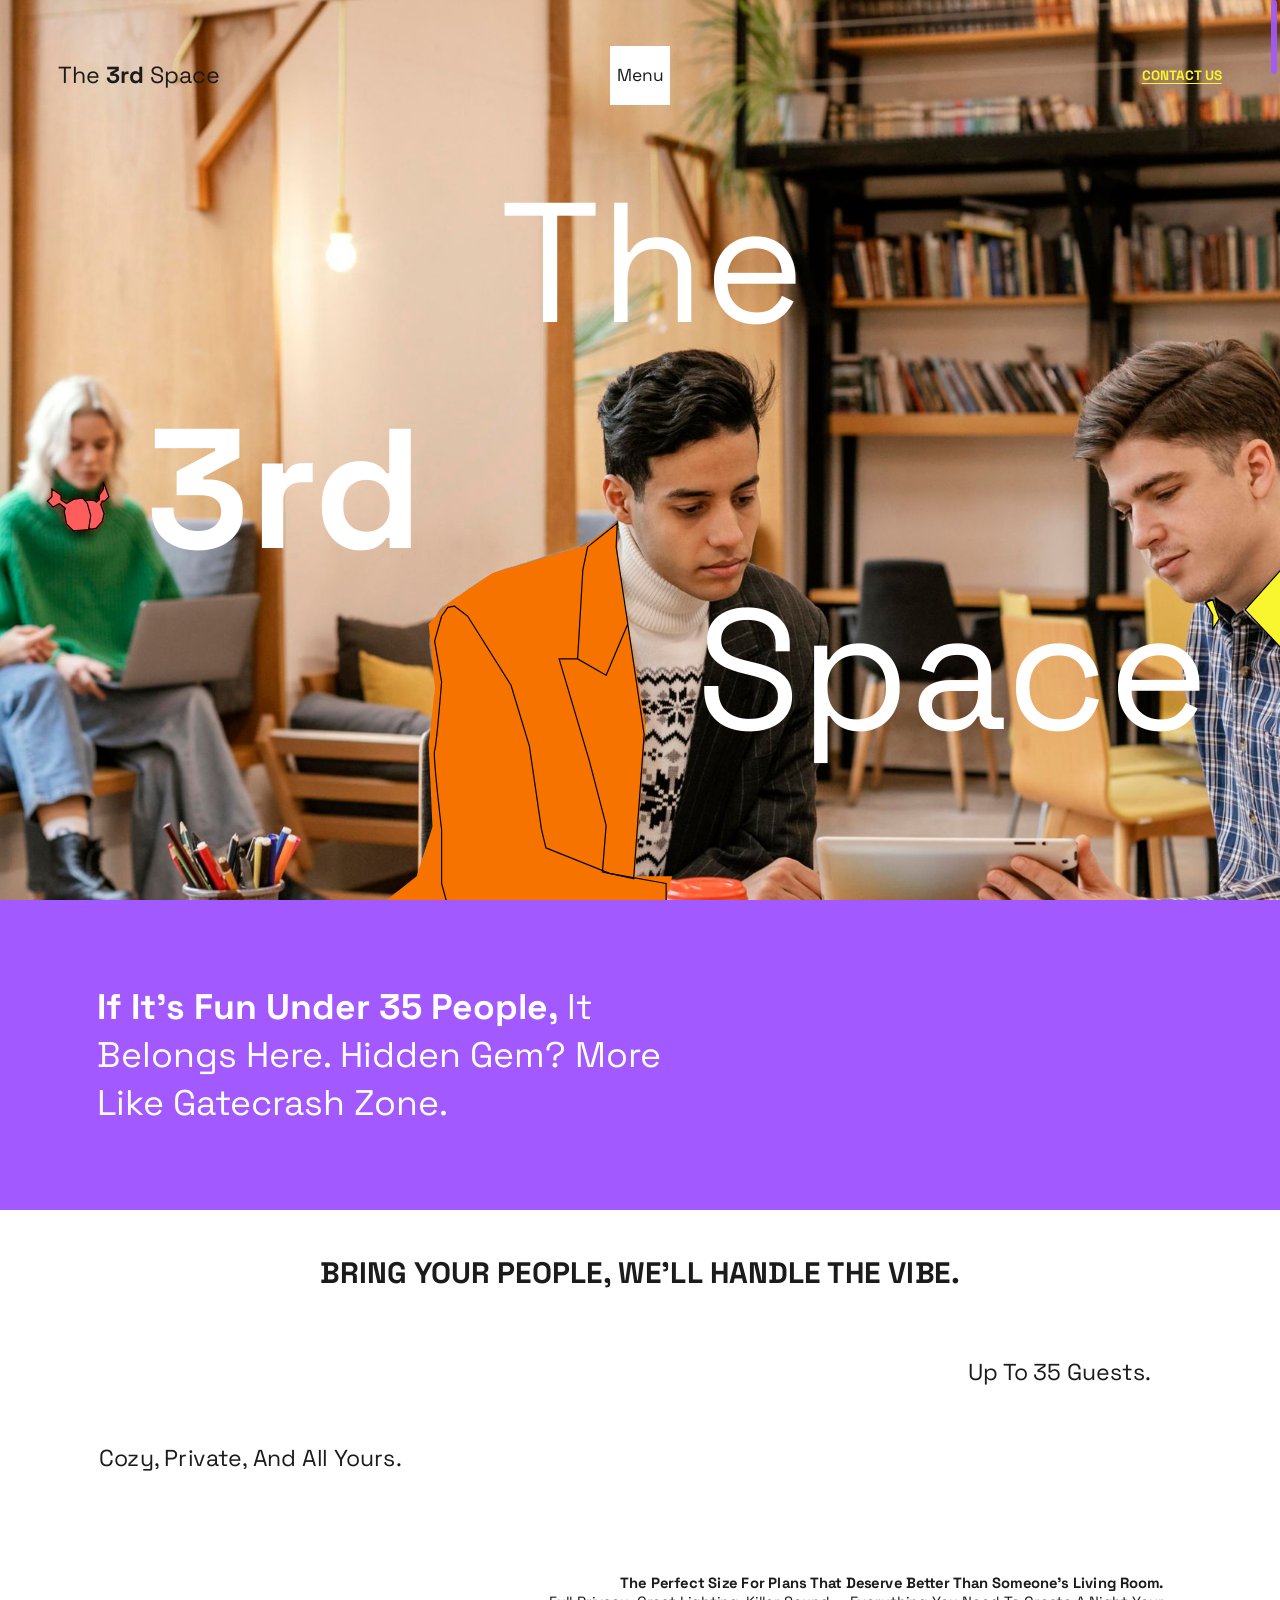
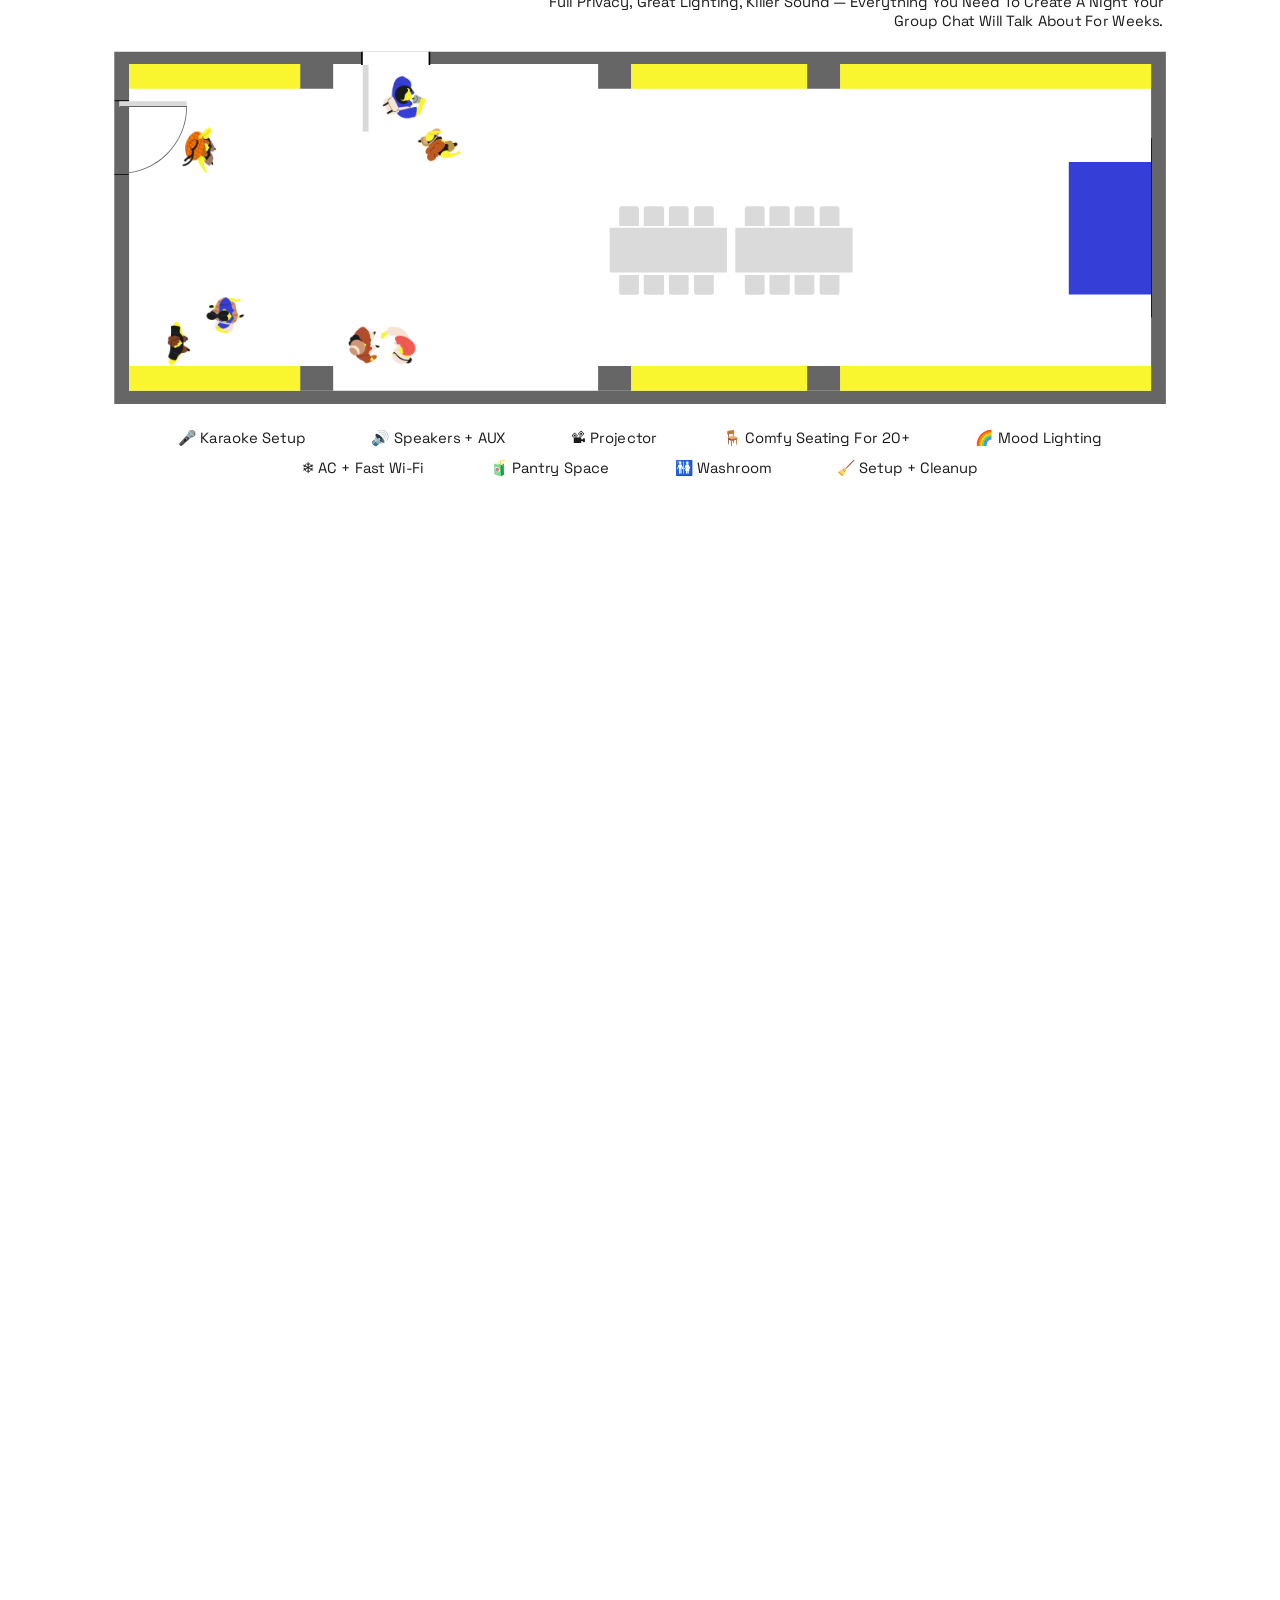
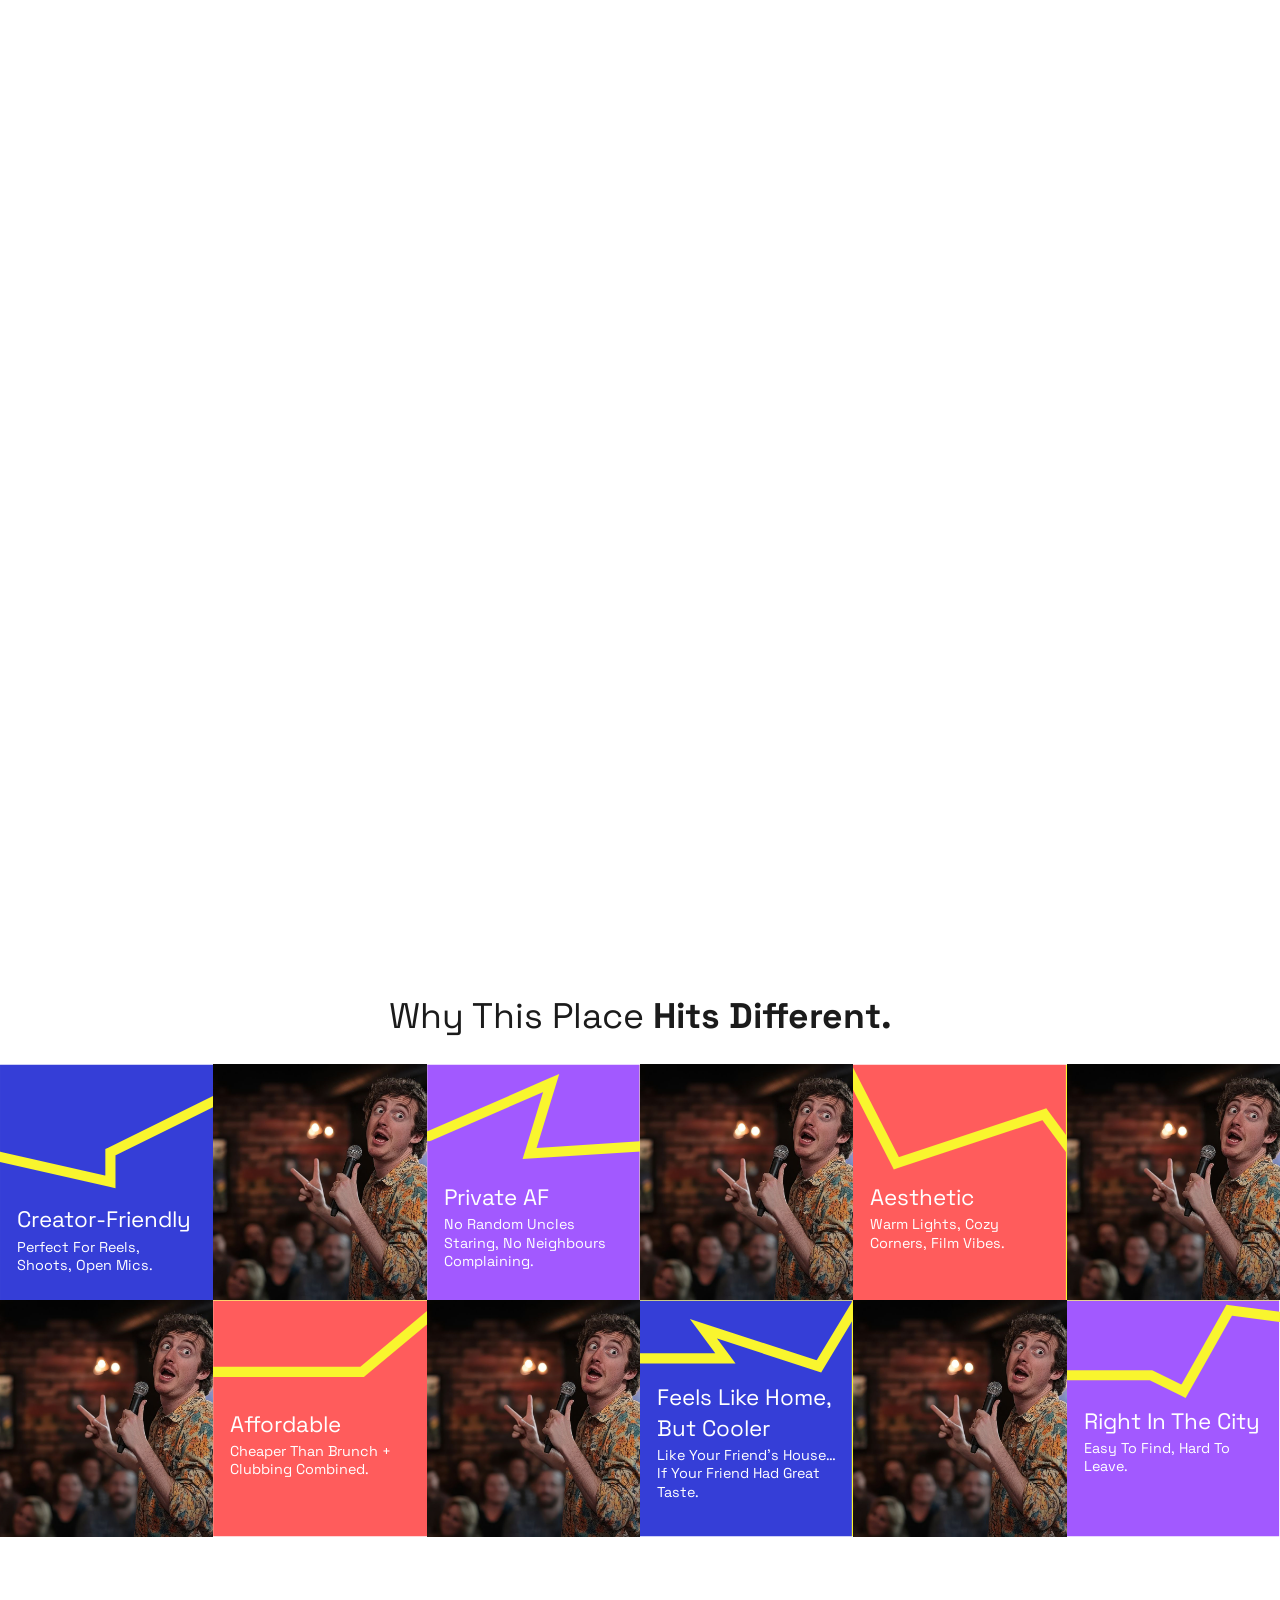
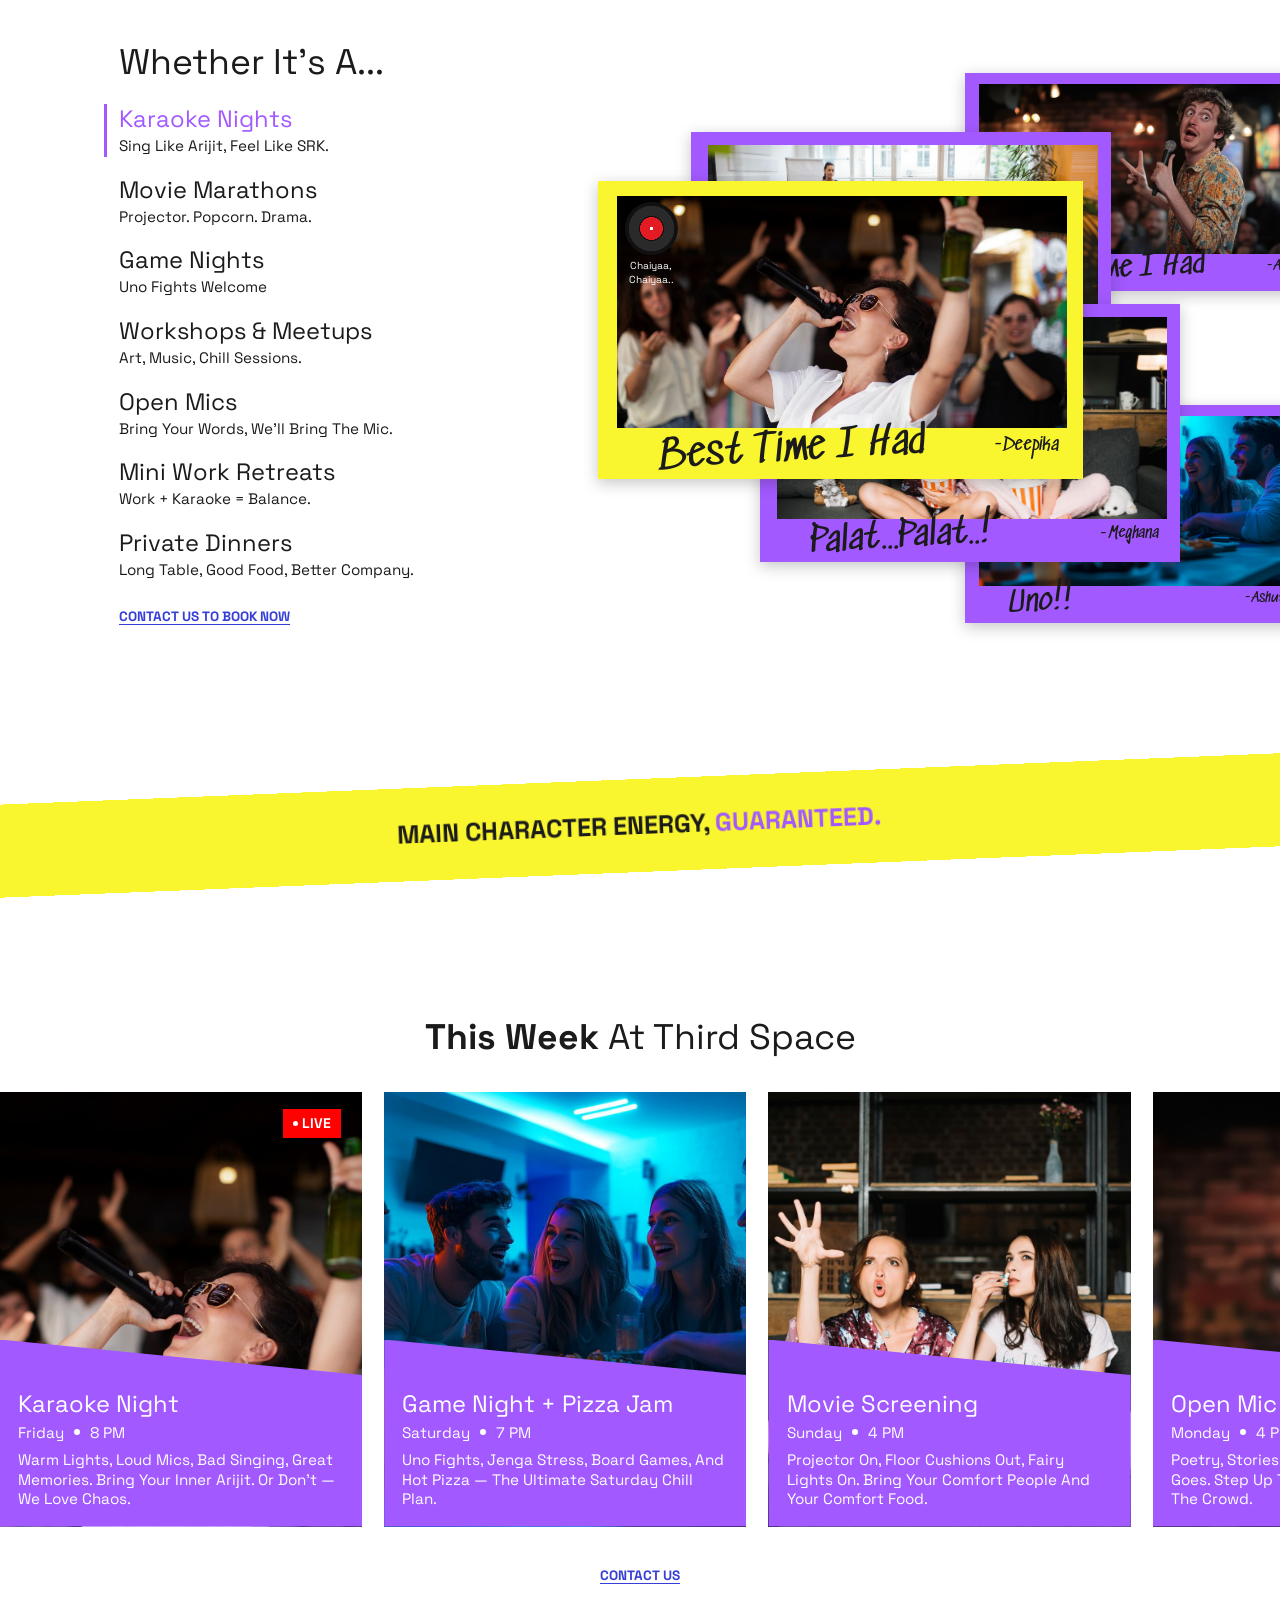
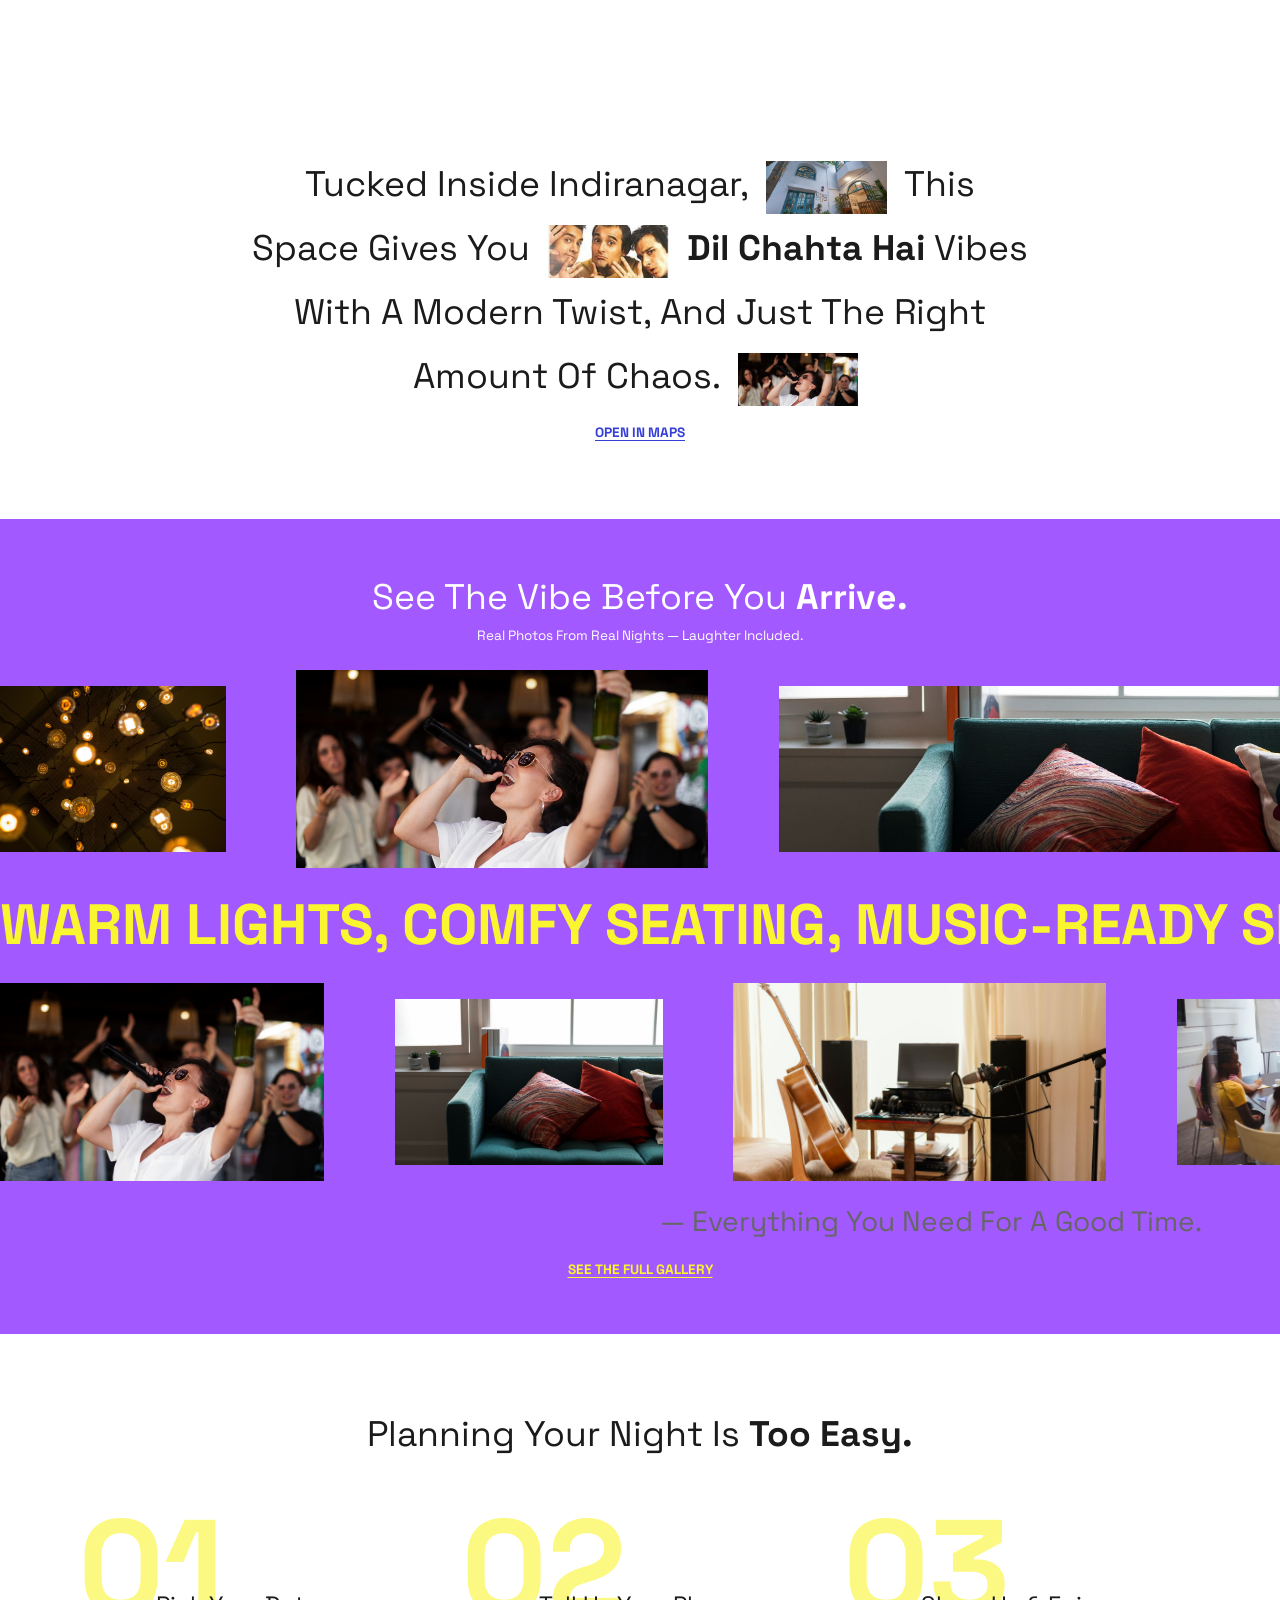
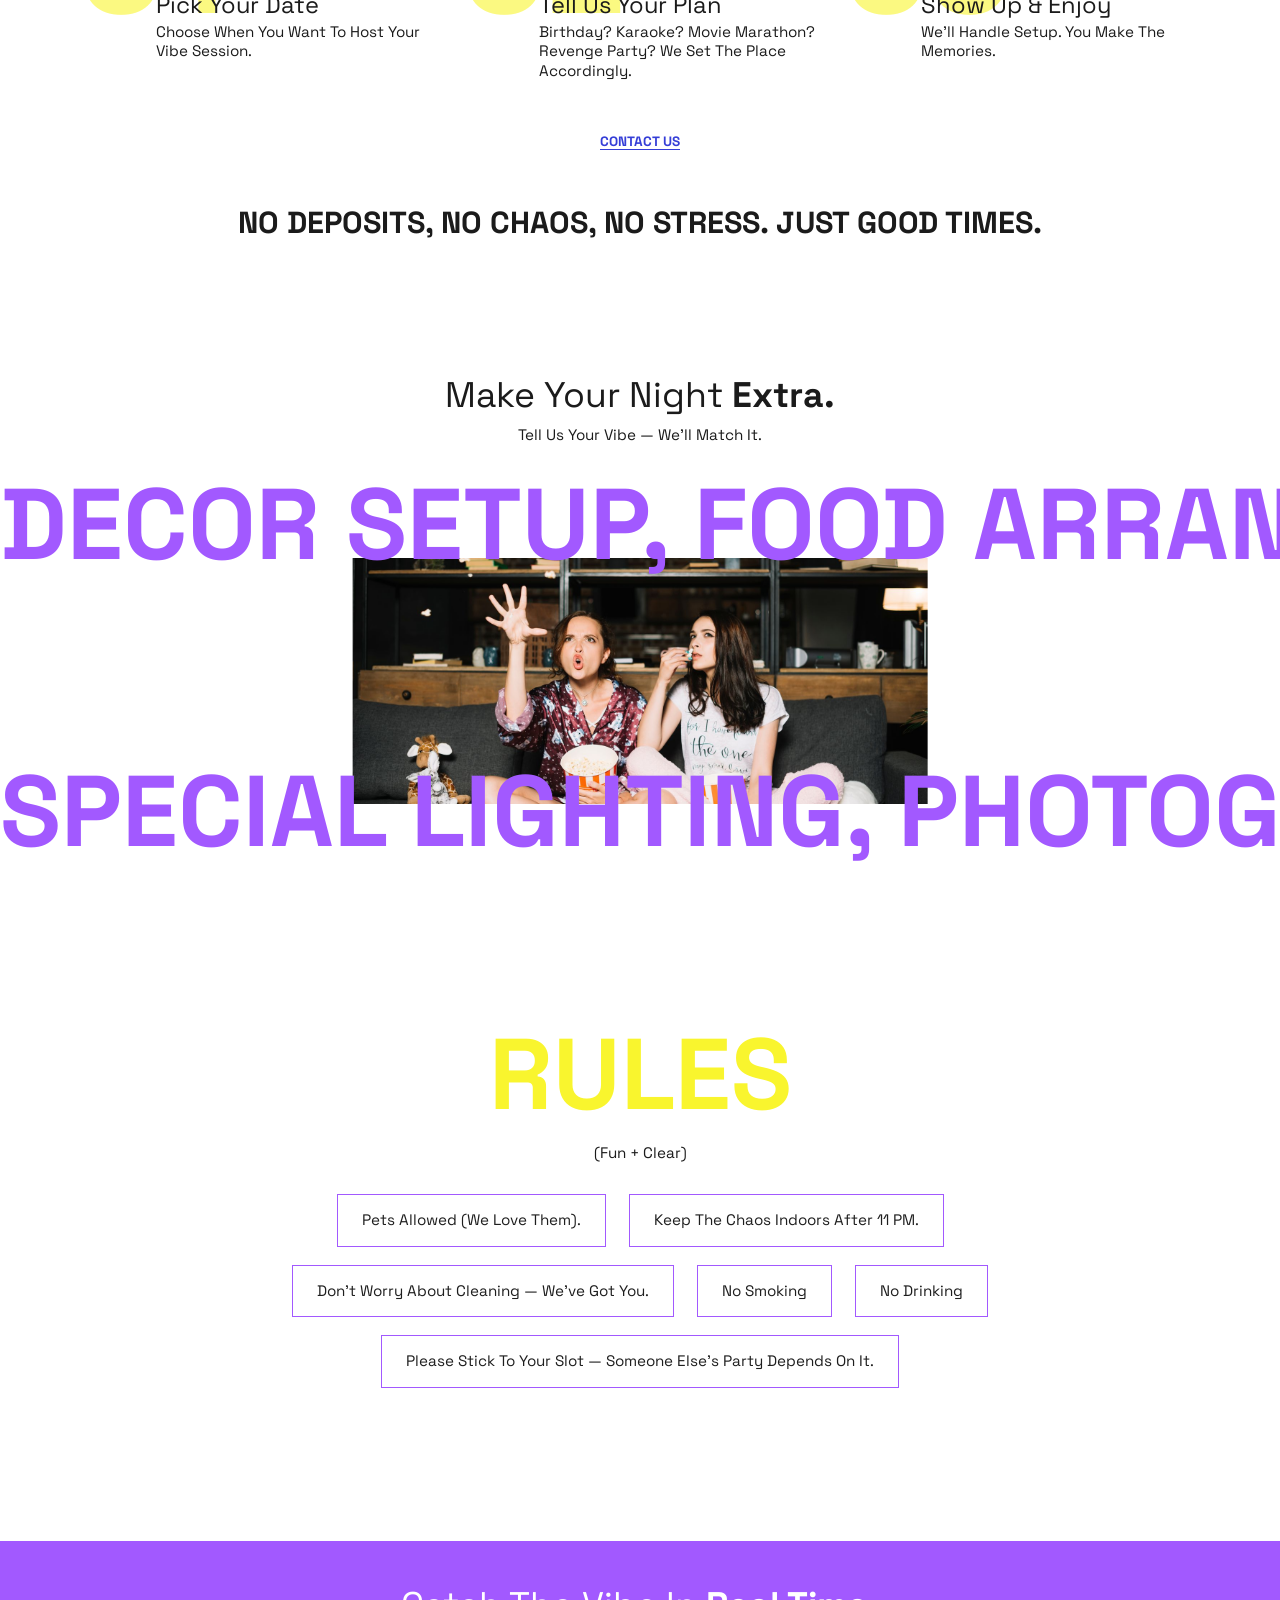
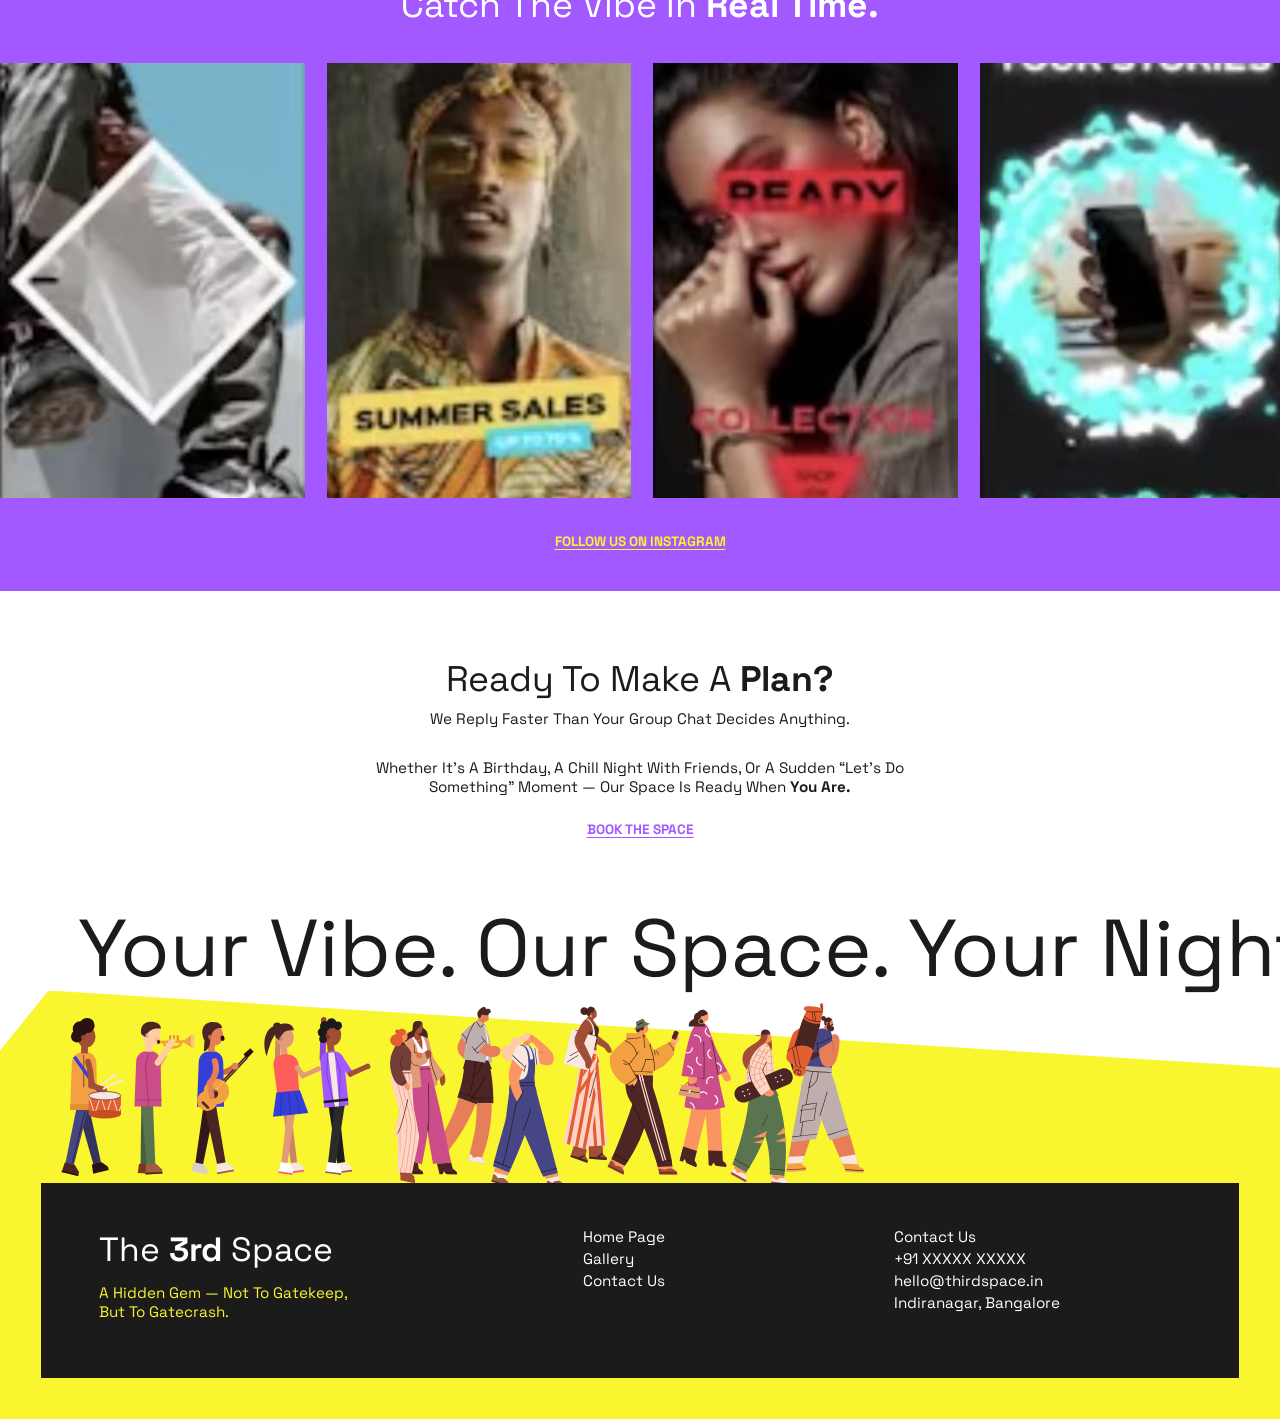
<file: index.html>
<!doctype html>
<html lang="en">
<head>
  <meta charset="utf-8">
  <meta name="viewport" content="width=device-width, initial-scale=1">
  <title>The 3rd Space — private party space in Indiranagar, Bangalore</title>
  <meta name="description" content="A cozy, private space for up to 35 people in Indiranagar, Bangalore. Karaoke, movie nights, game nights, open mics and more.">
  <link rel="icon" href="data:image/svg+xml,<svg xmlns=%22http://www.w3.org/2000/svg%22 viewBox=%220 0 100 100%22><rect width=%22100%22 height=%22100%22 fill=%22%23a259ff%22/><text x=%2250%22 y=%2268%22 font-size=%2252%22 text-anchor=%22middle%22 fill=%22%23f9f52e%22 font-family=%22Arial%22 font-weight=%22900%22>3</text></svg>">
  <link rel="preconnect" href="https://api.fontshare.com" crossorigin>
  <link rel="preconnect" href="https://fonts.googleapis.com">
  <link rel="preconnect" href="https://fonts.gstatic.com" crossorigin>
  <link rel="stylesheet" href="https://api.fontshare.com/v2/css?f[]=satoshi@400,700,900&display=swap">
  <link rel="stylesheet" href="https://fonts.googleapis.com/css2?family=Sedgwick+Ave&family=Space+Grotesk:wght@400;500&display=swap">
  <link rel="stylesheet" href="css/style.css?v=5">
</head>
<body>

<header class="site-header site-header--hero">
  <a class="logo" href="index.html">The <b>3rd</b> Space</a>
  <button class="menu-btn" type="button" aria-expanded="false" aria-controls="menu">Menu</button>
  <a class="header-cta" href="contact.html">Contact us</a>
</header>

<nav class="menu" id="menu" hidden aria-label="Main">
  <button class="menu-close" type="button" aria-label="Close menu">Close</button>
  <a href="index.html" aria-current="page">Home</a>
  <a href="gallery.html">Gallery</a>
  <a href="contact.html">Contact us</a>
</nav>

<main>
  <section class="hero" aria-label="The 3rd Space">
    <div class="hero-art">
      <img class="hero-overlay" src="assets/svg/hero-overlay.svg" alt="">
      <h1 class="hero-title"><span class="w1">The</span> <span class="w2">3rd</span> <span class="w3">Space</span></h1>
    </div>
    <p class="hero-title-m" aria-hidden="true"><span>The</span> <b>3rd</b> <span>Space</span></p>
  </section>

  <section class="intro">
    <p><b>If It’s Fun Under 35 People,</b> It Belongs Here. Hidden Gem? More Like Gatecrash Zone.</p>
  </section>

  <!-- Scroll-driven floor plan: row 1 walks in, row 2 walks into the room -->
  <section class="scene" id="scene" aria-label="Up to 35 guests">
    <div class="scene-pin">
      <!-- on smaller screens the scene's text moves out of the scaled drawing so it stays readable -->
      <div class="scene-copy scene-copy--top">
        <p class="sc-title">Bring Your People, We’ll Handle The Vibe.</p>
        <p class="sc-sub">Up To 35 Guests. Cozy, Private, And All Yours.</p>
      </div>
      <div class="stage-box">
        <div class="stage">
          <h2 class="s-title">Bring Your People, We’ll Handle The Vibe.</h2>
          <p class="s-label" style="left:1154px;top:157px">Up To 35 Guests.</p>
          <p class="s-label" style="left:99px;top:261px">Cozy, Private, And All Yours.</p>
          <p class="s-note"><b>The Perfect Size For Plans That Deserve Better Than Someone’s Living Room.</b><br>Full Privacy, Great Lighting, Killer Sound — Everything You Need To Create A Night Your Group Chat Will Talk About For Weeks.</p>
          <img class="s-floor" src="assets/svg/floor.svg" alt="Floor plan of the space with seating for 20+, a stage and two tables">
          <ul class="s-amen" role="list">
            <li>🎤 Karaoke Setup</li><li>🔊 Speakers + AUX</li><li>📽 Projector</li><li>🪑 Comfy Seating For 20+</li><li>🌈 Mood Lighting</li>
            <li>❄️ AC + Fast Wi-Fi</li><li>🧃 Pantry Space</li><li>🚻 Washroom</li><li>🧹 Setup + Cleanup</li>
          </ul>
        </div>
      </div>
      <div class="scene-copy scene-copy--bottom">
        <p class="sc-note"><b>The Perfect Size For Plans That Deserve Better Than Someone’s Living Room.</b> Full Privacy, Great Lighting, Killer Sound.</p>
        <ul class="sc-amen" role="list">
          <li>🎤 Karaoke</li><li>🔊 Speakers + AUX</li><li>📽 Projector</li><li>🪑 Seating For 20+</li><li>🌈 Mood Lighting</li>
          <li>❄️ AC + Wi-Fi</li><li>🧃 Pantry</li><li>🚻 Washroom</li><li>🧹 Setup + Cleanup</li>
        </ul>
      </div>
    </div>
  </section>

  <section class="why">
    <h2 class="h2">Why This Place <b>Hits Different.</b></h2>
    <div class="why-grid">
      <div class="tile" style="--bg:var(--blue);--t:59.9%"><div class="tile-text"><h3>Creator-Friendly</h3><p>Perfect For Reels, Shoots, Open Mics.</p></div></div>
      <div class="tile"><img src="assets/img/open-mic.jpg" alt="" loading="lazy"></div>
      <div class="tile" style="--bg:var(--purple);--t:50.5%"><div class="tile-text"><h3>Private AF</h3><p>No Random Uncles Staring, No Neighbours Complaining.</p></div></div>
      <div class="tile"><img src="assets/img/open-mic.jpg" alt="" loading="lazy"></div>
      <div class="tile" style="--bg:var(--red);--t:50.5%"><div class="tile-text"><h3>Aesthetic</h3><p>Warm Lights, Cozy Corners, Film Vibes.</p></div></div>
      <div class="tile"><img src="assets/img/open-mic.jpg" alt="" loading="lazy"></div>
      <div class="tile"><img src="assets/img/open-mic.jpg" alt="" loading="lazy"></div>
      <div class="tile" style="--bg:var(--red);--t:46.2%"><div class="tile-text"><h3>Affordable</h3><p>Cheaper Than Brunch + Clubbing Combined.</p></div></div>
      <div class="tile"><img src="assets/img/open-mic.jpg" alt="" loading="lazy"></div>
      <div class="tile" style="--bg:var(--blue);--t:35%"><div class="tile-text"><h3>Feels Like Home, But Cooler</h3><p>Like Your Friend’s House… If Your Friend Had Great Taste.</p></div></div>
      <div class="tile"><img src="assets/img/open-mic.jpg" alt="" loading="lazy"></div>
      <div class="tile" style="--bg:var(--purple);--t:44.8%"><div class="tile-text"><h3>Right In The City</h3><p>Easy To Find, Hard To Leave.</p></div></div>
    </div>
  </section>

  <!-- Hover a vibe: its photo slides up to the front -->
  <section class="whether">
    <div>
      <h2>Whether It’s A...</h2>
      <ul class="vibe-list" role="list">
        <li><button type="button" data-card="0" aria-pressed="true"><span class="t">Karaoke Nights</span><span class="d">Sing Like Arijit, Feel Like SRK.</span></button></li>
        <li><button type="button" data-card="1" aria-pressed="false"><span class="t">Movie Marathons</span><span class="d">Projector. Popcorn. Drama.</span></button></li>
        <li><button type="button" data-card="2" aria-pressed="false"><span class="t">Game Nights</span><span class="d">Uno Fights Welcome</span></button></li>
        <li><button type="button" data-card="3" aria-pressed="false"><span class="t">Workshops &amp; Meetups</span><span class="d">Art, Music, Chill Sessions.</span></button></li>
        <li><button type="button" data-card="4" aria-pressed="false"><span class="t">Open Mics</span><span class="d">Bring Your Words, We’ll Bring The Mic.</span></button></li>
        <li><button type="button" data-card="5" aria-pressed="false"><span class="t">Mini Work Retreats</span><span class="d">Work + Karaoke = Balance.</span></button></li>
        <li><button type="button" data-card="6" aria-pressed="false"><span class="t">Private Dinners</span><span class="d">Long Table, Good Food, Better Company.</span></button></li>
      </ul>
      <a class="link" href="contact.html">Contact us to book now</a>
    </div>
    <div class="stack" aria-hidden="true">
      <figure class="polaroid" data-card="0"><img src="assets/img/karaoke.jpg" alt="" loading="lazy"><span class="vinyl"><i></i>Chaiyaa, Chaiyaa..</span><span class="cap">Best Time I Had</span><span class="who">-Deepika</span></figure>
      <figure class="polaroid" data-card="1"><img src="assets/img/movie.jpg" alt="" loading="lazy"><span class="cap">Palat...Palat..!</span><span class="who">-Meghana</span></figure>
      <figure class="polaroid" data-card="2"><img src="assets/img/game-night.jpg" alt="" loading="lazy"><span class="cap">Uno!!</span><span class="who">-Ashutosh</span></figure>
      <figure class="polaroid" data-card="3"><img src="assets/img/workshop.jpg" alt="" loading="lazy"><span class="cap">Learnt Something!</span><span class="who">-Rohan</span></figure>
      <figure class="polaroid" data-card="4"><img src="assets/img/open-mic.jpg" alt="" loading="lazy"><span class="cap">Best Time I Had</span><span class="who">-Arjun</span></figure>
      <figure class="polaroid" data-card="5"><img src="assets/img/studio.jpg" alt="" loading="lazy"><span class="cap">Work? Kinda.</span><span class="who">-Priya</span></figure>
      <figure class="polaroid" data-card="6"><img src="assets/img/sofa.jpg" alt="" loading="lazy"><span class="cap">Seconds, Please</span><span class="who">-Kabir</span></figure>
    </div>
  </section>

  <div class="band"><p>Main Character Energy, <span>Guaranteed.</span></p></div>

  <section class="week">
    <h2 class="h2"><b>This Week</b> At Third Space</h2>
    <div class="marquee" data-dir="left" data-speed="45">
      <div class="marquee-track pausable">
        <article class="event"><img src="assets/img/karaoke.jpg" alt="Woman singing into a mic at karaoke night"><span class="live">Live</span><div class="event-body"><h3>Karaoke Night</h3><p class="when">Friday<i></i>8 PM</p><p class="desc">Warm Lights, Loud Mics, Bad Singing, Great Memories. Bring Your Inner Arijit. Or Don’t — We Love Chaos.</p></div></article>
        <article class="event"><img src="assets/img/game-night.jpg" alt="Friends laughing at a game night"><div class="event-body"><h3>Game Night + Pizza Jam</h3><p class="when">Saturday<i></i>7 PM</p><p class="desc">Uno Fights, Jenga Stress, Board Games, And Hot Pizza — The Ultimate Saturday Chill Plan.</p></div></article>
        <article class="event"><img src="assets/img/movie.jpg" alt="Two friends with popcorn at a movie screening"><div class="event-body"><h3>Movie Screening</h3><p class="when">Sunday<i></i>4 PM</p><p class="desc">Projector On, Floor Cushions Out, Fairy Lights On. Bring Your Comfort People And Your Comfort Food.</p></div></article>
        <article class="event"><img src="assets/img/open-mic.jpg" alt="Performer at an open mic"><div class="event-body"><h3>Open Mic Night</h3><p class="when">Monday<i></i>4 PM</p><p class="desc">Poetry, Stories, Music, Stand-Up — Anything Goes. Step Up To The Mic Or Just Vibe With The Crowd.</p></div></article>
      </div>
    </div>
    <p class="center"><a class="link" href="contact.html">Contact us</a></p>
  </section>

  <section class="tucked">
    <p>Tucked Inside Indiranagar, <img class="chip" src="assets/img/venue.jpg" alt="The courtyard entrance"> This Space Gives You <img class="chip" src="assets/img/dch.jpg" alt=""> <b>Dil Chahta Hai</b> Vibes With A Modern Twist, And Just The Right Amount Of Chaos. <img class="chip" src="assets/img/karaoke.jpg" alt=""></p>
    <a class="link" href="https://www.google.com/maps/search/?api=1&amp;query=Indiranagar%2C+Bangalore" target="_blank" rel="noopener">Open in maps</a>
  </section>

  <section class="vibe">
    <h2 class="h2">See The Vibe Before You <b>Arrive.</b></h2>
    <p class="sub">Real Photos From Real Nights — Laughter Included.</p>
    <div class="marquee photo-row photo-row--top" data-dir="right" data-speed="40">
      <div class="marquee-track">
        <img src="assets/img/lights.jpg" alt="Warm hanging bulbs" style="aspect-ratio:255/188">
        <img class="tall" src="assets/img/karaoke.jpg" alt="Karaoke night" style="aspect-ratio:426/205">
        <img src="assets/img/sofa.jpg" alt="Comfy sofa with cushions" style="aspect-ratio:515/165">
      </div>
    </div>
    <div class="marquee big-scroll" data-dir="left" data-speed="80" aria-label="Warm lights, comfy seating, music-ready setup, yoga, meetings">
      <div class="marquee-track"><span>Warm Lights, Comfy Seating, Music-Ready Setup, Yoga, Meetings,</span></div>
    </div>
    <div class="marquee photo-row" data-dir="left" data-speed="40">
      <div class="marquee-track">
        <img class="tall" src="assets/img/karaoke.jpg" alt="" style="aspect-ratio:381/233">
        <img src="assets/img/sofa.jpg" alt="" style="aspect-ratio:337/209">
        <img class="tall" src="assets/img/studio.jpg" alt="Music corner with guitar and speakers" style="aspect-ratio:438/233">
        <img src="assets/img/workshop.jpg" alt="" style="aspect-ratio:426/183">
      </div>
    </div>
    <p class="aside">— Everything You Need For A Good Time.</p>
    <p class="center"><a class="link link--yellow" href="gallery.html">See the full gallery</a></p>
  </section>

  <section class="steps">
    <h2 class="h2">Planning Your Night Is <b>Too Easy.</b></h2>
    <ol>
      <li><span class="num" aria-hidden="true">01</span><h3>Pick Your Date</h3><p>Choose When You Want To Host Your Vibe Session.</p></li>
      <li><span class="num" aria-hidden="true">02</span><h3>Tell Us Your Plan</h3><p>Birthday? Karaoke? Movie Marathon? Revenge Party? We Set The Place Accordingly.</p></li>
      <li><span class="num" aria-hidden="true">03</span><h3>Show Up &amp; Enjoy</h3><p>We’ll Handle Setup. You Make The Memories.</p></li>
    </ol>
    <p class="center"><a class="link" href="contact.html">Contact us</a></p>
    <p class="shout">No Deposits, No Chaos, No Stress. Just Good Times.</p>
  </section>

  <section class="extra">
    <h2 class="h2">Make Your Night <b>Extra.</b></h2>
    <p class="sub">Tell Us Your Vibe — We’ll Match It.</p>
    <div class="extra-stage">
      <img class="photo" src="assets/img/movie.jpg" alt="Two friends reacting during a movie night">
      <div class="marquee row-a" data-dir="right" data-speed="70" aria-label="Decor setup, food arrangements">
        <div class="marquee-track"><span>Decor Setup, Food Arrangements,</span></div>
      </div>
      <div class="marquee row-b" data-dir="left" data-speed="70" aria-label="Special lighting, photographer">
        <div class="marquee-track"><span>Special Lighting, Photographer,</span></div>
      </div>
    </div>
  </section>

  <section class="rules">
    <h2>Rules</h2>
    <p class="sub">(Fun + Clear)</p>
    <ul role="list">
      <li>Pets Allowed (We Love Them).</li>
      <li>Keep The Chaos Indoors After 11 PM.</li>
      <li>Don’t Worry About Cleaning — We’ve Got You.</li>
      <li>No Smoking</li>
      <li>No Drinking</li>
      <li>Please Stick To Your Slot — Someone Else’s Party Depends On It.</li>
    </ul>
  </section>

  <section class="insta">
    <h2 class="h2">Catch The Vibe In <b>Real Time.</b></h2>
    <div class="marquee" data-dir="left" data-speed="45">
      <div class="marquee-track pausable">
        <a class="insta-tile" href="https://www.instagram.com/" target="_blank" rel="noopener"><img src="assets/img/insta-1.jpg" alt="Instagram post"></a>
        <a class="insta-tile" href="https://www.instagram.com/" target="_blank" rel="noopener"><img src="assets/img/insta-2.jpg" alt="Instagram post"></a>
        <a class="insta-tile" href="https://www.instagram.com/" target="_blank" rel="noopener"><img src="assets/img/insta-3.jpg" alt="Instagram post"></a>
        <a class="insta-tile" href="https://www.instagram.com/" target="_blank" rel="noopener"><img src="assets/img/insta-4.jpg" alt="Instagram post"></a>
      </div>
    </div>
    <p class="center"><a class="link link--yellow" href="https://www.instagram.com/" target="_blank" rel="noopener">Follow us on Instagram</a></p>
  </section>

  <section class="ready">
    <h2 class="h2">Ready To Make A <b>Plan?</b></h2>
    <p class="sub">We Reply Faster Than Your Group Chat Decides Anything.</p>
    <p class="lede">Whether It’s A Birthday, A Chill Night With Friends, Or A Sudden “Let’s Do Something” Moment — Our Space Is Ready When <b>You Are.</b></p>
    <a class="link link--purple" href="contact.html">Book the space</a>
    <p class="bigline">Your Vibe. Our Space. Your Night.</p>
  </section>
</main>

<footer class="site-footer">
  <img class="crowd" src="assets/svg/crowd.svg" alt="">
  <div class="footer-box">
    <div>
      <a class="logo" href="index.html">The <b>3rd</b> Space</a>
      <p class="tag">A Hidden Gem — Not To Gatekeep, But To Gatecrash.</p>
    </div>
    <nav aria-label="Footer">
      <a href="index.html">Home Page</a>
      <a href="gallery.html">Gallery</a>
      <a href="contact.html">Contact Us</a>
    </nav>
    <div>
      <h3>Contact Us</h3>
      <address><a href="tel:+910000000000">+91 XXXXX XXXXX</a><br><a href="mailto:hello@thirdspace.in">hello@thirdspace.in</a><br>Indiranagar, Bangalore</address>
    </div>
  </div>
</footer>

<script src="js/scene-data.js?v=2"></script>
<script src="js/main.js?v=6"></script>
<script src="js/scene.js?v=3"></script>
</body>
</html>
</file>
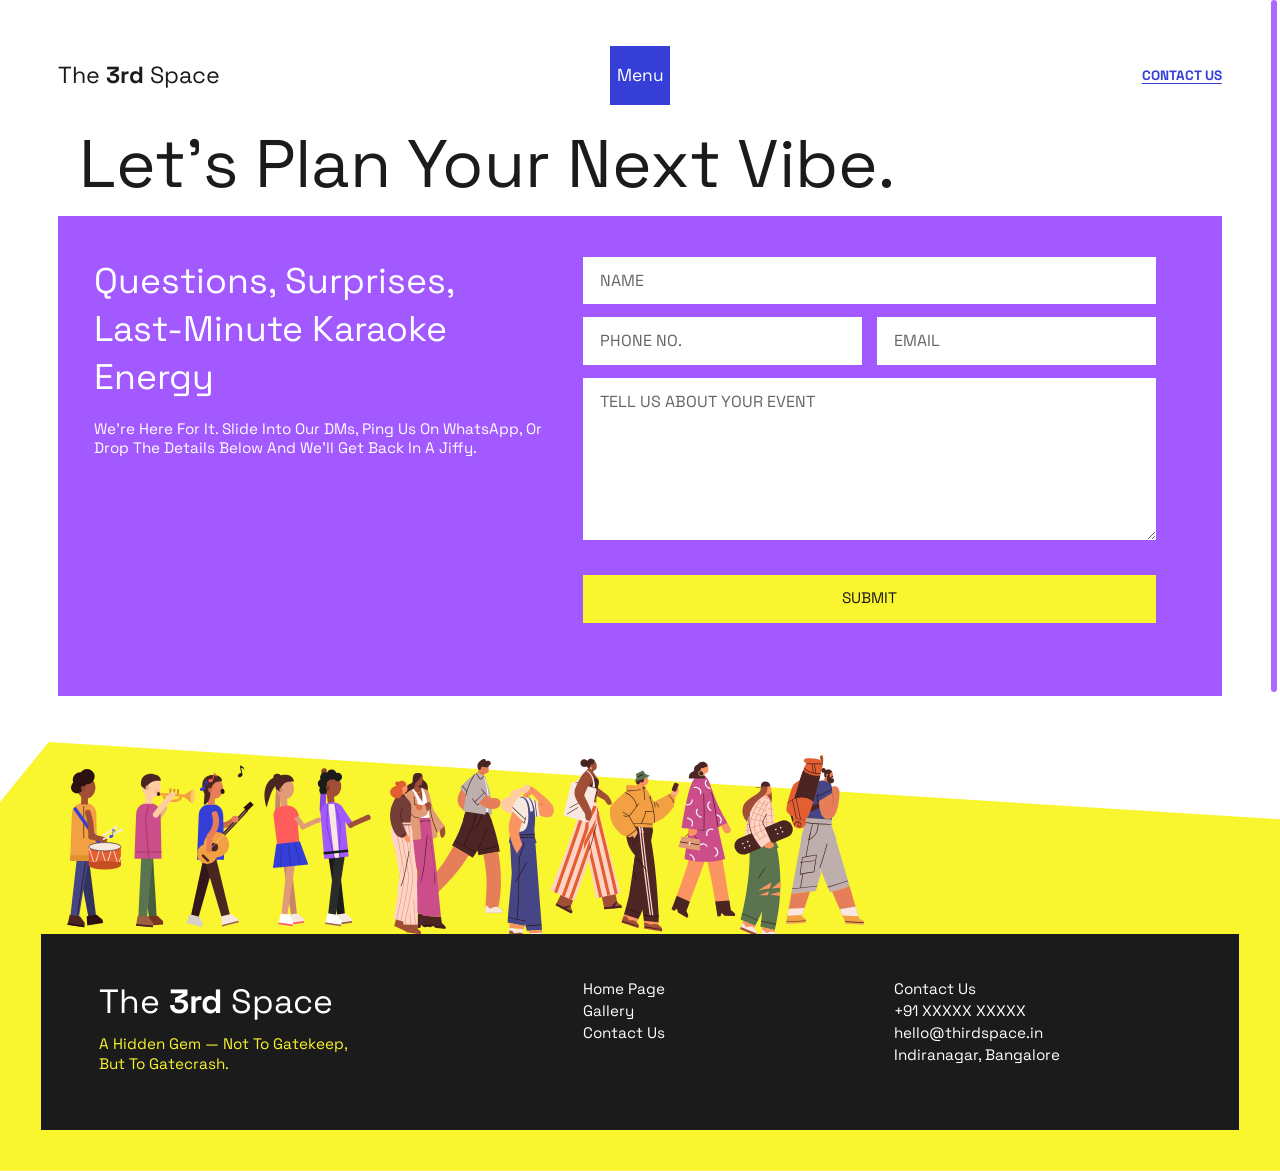
<file: contact.html>
<!doctype html>
<html lang="en">
<head>
  <meta charset="utf-8">
  <meta name="viewport" content="width=device-width, initial-scale=1">
  <title>Contact — The 3rd Space</title>
  <meta name="description" content="Plan your next party, movie night or open mic at The 3rd Space in Indiranagar, Bangalore.">
  <link rel="icon" href="data:image/svg+xml,<svg xmlns=%22http://www.w3.org/2000/svg%22 viewBox=%220 0 100 100%22><rect width=%22100%22 height=%22100%22 fill=%22%23a259ff%22/><text x=%2250%22 y=%2268%22 font-size=%2252%22 text-anchor=%22middle%22 fill=%22%23f9f52e%22 font-family=%22Arial%22 font-weight=%22900%22>3</text></svg>">
  <link rel="preconnect" href="https://api.fontshare.com" crossorigin>
  <link rel="preconnect" href="https://fonts.googleapis.com">
  <link rel="preconnect" href="https://fonts.gstatic.com" crossorigin>
  <link rel="stylesheet" href="https://api.fontshare.com/v2/css?f[]=satoshi@400,700,900&display=swap">
  <link rel="stylesheet" href="https://fonts.googleapis.com/css2?family=Sedgwick+Ave&family=Space+Grotesk:wght@400;500&display=swap">
  <link rel="stylesheet" href="css/style.css?v=5">
</head>
<body>

<header class="site-header">
  <a class="logo" href="index.html">The <b>3rd</b> Space</a>
  <button class="menu-btn" type="button" aria-expanded="false" aria-controls="menu">Menu</button>
  <a class="header-cta" href="contact.html">Contact us</a>
</header>

<nav class="menu" id="menu" hidden aria-label="Main">
  <button class="menu-close" type="button" aria-label="Close menu">Close</button>
  <a href="index.html">Home</a>
  <a href="gallery.html">Gallery</a>
  <a href="contact.html" aria-current="page">Contact us</a>
</nav>

<main>
  <section class="contact">
    <h1>Let’s Plan Your Next Vibe.</h1>
    <div class="contact-card">
      <div>
        <h2>Questions, Surprises,<br>Last-Minute Karaoke Energy</h2>
        <p class="lede">We’re Here For It. Slide Into Our DMs, Ping Us On WhatsApp, Or Drop The Details Below And We’ll Get Back In A Jiffy.</p>
      </div>
      <form class="form" novalidate>
        <label class="full"><span class="sr-only">Name</span><input name="name" type="text" placeholder="Name" autocomplete="name" required></label>
        <label><span class="sr-only">Phone number</span><input name="phone" type="tel" placeholder="Phone no." autocomplete="tel"></label>
        <label><span class="sr-only">Email</span><input name="email" type="email" placeholder="Email" autocomplete="email"></label>
        <label class="full"><span class="sr-only">Tell us about your event</span><textarea name="event" placeholder="Tell us about your event"></textarea></label>
        <button class="full" type="submit">Submit</button>
        <p class="form-note" role="status"></p>
      </form>
    </div>
  </section>
</main>

<footer class="site-footer">
  <img class="crowd" src="assets/svg/crowd.svg" alt="">
  <div class="footer-box">
    <div>
      <a class="logo" href="index.html">The <b>3rd</b> Space</a>
      <p class="tag">A Hidden Gem — Not To Gatekeep, But To Gatecrash.</p>
    </div>
    <nav aria-label="Footer">
      <a href="index.html">Home Page</a>
      <a href="gallery.html">Gallery</a>
      <a href="contact.html">Contact Us</a>
    </nav>
    <div>
      <h3>Contact Us</h3>
      <address><a href="tel:+910000000000">+91 XXXXX XXXXX</a><br><a href="mailto:hello@thirdspace.in">hello@thirdspace.in</a><br>Indiranagar, Bangalore</address>
    </div>
  </div>
</footer>

<script src="js/main.js?v=6"></script>
</body>
</html>
</file>
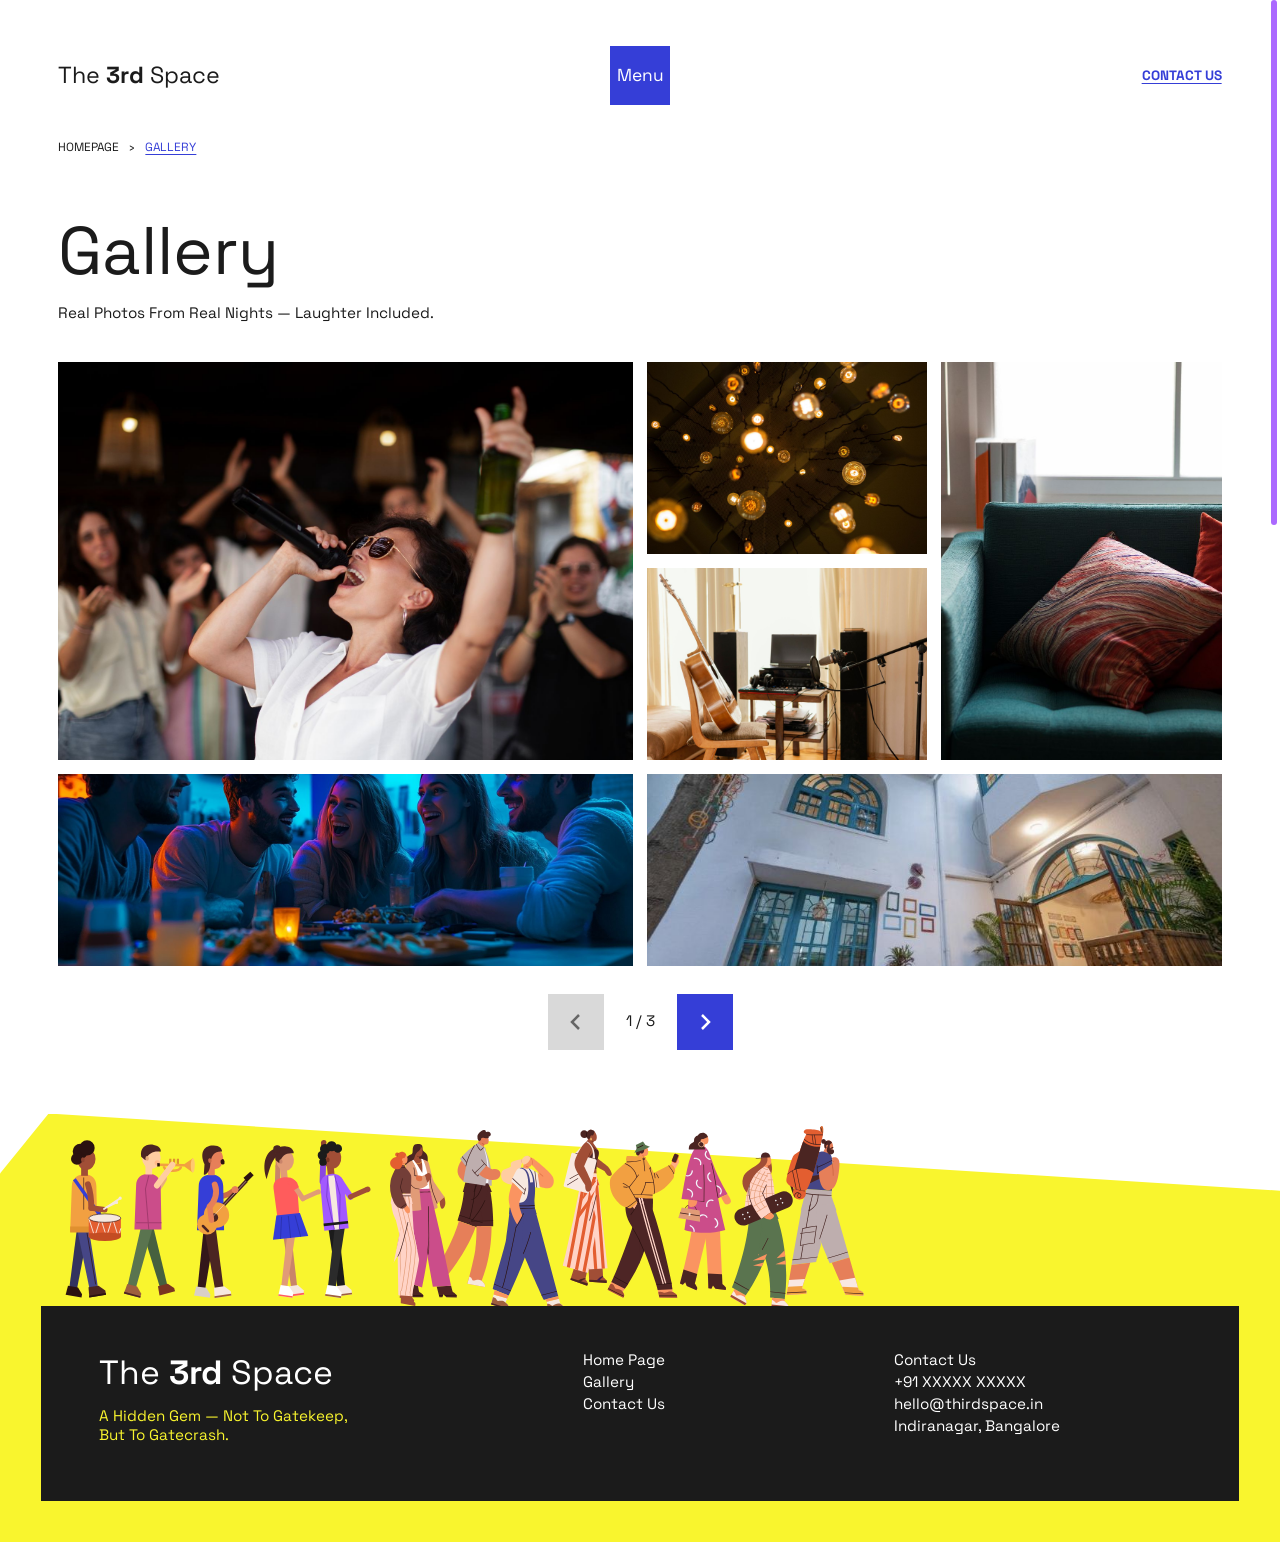
<file: gallery.html>
<!doctype html>
<html lang="en">
<head>
  <meta charset="utf-8">
  <meta name="viewport" content="width=device-width, initial-scale=1">
  <title>Gallery — The 3rd Space</title>
  <meta name="description" content="Photos from karaoke nights, movie screenings, game nights and more at The 3rd Space, Indiranagar.">
  <link rel="icon" href="data:image/svg+xml,<svg xmlns=%22http://www.w3.org/2000/svg%22 viewBox=%220 0 100 100%22><rect width=%22100%22 height=%22100%22 fill=%22%23a259ff%22/><text x=%2250%22 y=%2268%22 font-size=%2252%22 text-anchor=%22middle%22 fill=%22%23f9f52e%22 font-family=%22Arial%22 font-weight=%22900%22>3</text></svg>">
  <link rel="preconnect" href="https://api.fontshare.com" crossorigin>
  <link rel="preconnect" href="https://fonts.googleapis.com">
  <link rel="preconnect" href="https://fonts.gstatic.com" crossorigin>
  <link rel="stylesheet" href="https://api.fontshare.com/v2/css?f[]=satoshi@400,700,900&display=swap">
  <link rel="stylesheet" href="https://fonts.googleapis.com/css2?family=Sedgwick+Ave&family=Space+Grotesk:wght@400;500&display=swap">
  <link rel="stylesheet" href="css/style.css?v=5">
</head>
<body>

<header class="site-header">
  <a class="logo" href="index.html">The <b>3rd</b> Space</a>
  <button class="menu-btn" type="button" aria-expanded="false" aria-controls="menu">Menu</button>
  <a class="header-cta" href="contact.html">Contact us</a>
</header>

<nav class="menu" id="menu" hidden aria-label="Main">
  <button class="menu-close" type="button" aria-label="Close menu">Close</button>
  <a href="index.html">Home</a>
  <a href="gallery.html" aria-current="page">Gallery</a>
  <a href="contact.html">Contact us</a>
</nav>

<nav class="crumbs" aria-label="Breadcrumb"><a href="index.html">Homepage</a><span aria-hidden="true">›</span><a href="gallery.html" aria-current="page">Gallery</a></nav>

<main>
  <section class="gallery">
    <h1>Gallery</h1>
    <p class="sub">Real Photos From Real Nights — Laughter Included.</p>
    <div class="grid-pages">
      <div class="grid-track">
        <div class="grid-page" role="group" aria-label="Photos 1 of 3">
          <figure><img src="assets/img/karaoke.jpg" alt="Karaoke night"></figure>
          <figure><img src="assets/img/lights.jpg" alt="Warm hanging lights"></figure>
          <figure><img src="assets/img/sofa.jpg" alt="The sofa corner"></figure>
          <figure><img src="assets/img/studio.jpg" alt="Music corner"></figure>
          <figure><img src="assets/img/game-night.jpg" alt="Game night"></figure>
          <figure><img src="assets/img/venue.jpg" alt="The courtyard entrance"></figure>
        </div>
        <div class="grid-page" role="group" aria-label="Photos 2 of 3">
          <figure><img src="assets/img/movie.jpg" alt="Movie night" loading="lazy"></figure>
          <figure><img src="assets/img/open-mic.jpg" alt="Open mic" loading="lazy"></figure>
          <figure><img src="assets/img/workshop.jpg" alt="A workshop in progress" loading="lazy"></figure>
          <figure><img src="assets/img/hero.jpg" alt="Friends hanging out" loading="lazy"></figure>
          <figure><img src="assets/img/lights.jpg" alt="Lights up close" loading="lazy"></figure>
          <figure><img src="assets/img/karaoke.jpg" alt="Karaoke crowd" loading="lazy"></figure>
        </div>
        <div class="grid-page" role="group" aria-label="Photos 3 of 3">
          <figure><img src="assets/img/studio.jpg" alt="Speakers and guitar" loading="lazy"></figure>
          <figure><img src="assets/img/game-night.jpg" alt="Pizza and board games" loading="lazy"></figure>
          <figure><img src="assets/img/sofa.jpg" alt="Cushions and couch" loading="lazy"></figure>
          <figure><img src="assets/img/movie.jpg" alt="Popcorn reactions" loading="lazy"></figure>
          <figure><img src="assets/img/venue.jpg" alt="Arriving at the space" loading="lazy"></figure>
          <figure><img src="assets/img/workshop.jpg" alt="Meetup session" loading="lazy"></figure>
        </div>
      </div>
    </div>
    <div class="pager">
      <button type="button" data-page="prev" aria-label="Previous photos"><svg width="24" height="24" viewBox="0 0 24 24" aria-hidden="true"><path d="M15 5l-7 7 7 7" fill="none" stroke="currentColor" stroke-width="2.5"/></svg></button>
      <span class="pager-label" aria-live="polite">1 / 3</span>
      <button type="button" data-page="next" aria-label="Next photos"><svg width="24" height="24" viewBox="0 0 24 24" aria-hidden="true"><path d="M9 5l7 7-7 7" fill="none" stroke="currentColor" stroke-width="2.5"/></svg></button>
    </div>
  </section>
</main>

<footer class="site-footer">
  <img class="crowd" src="assets/svg/crowd.svg" alt="">
  <div class="footer-box">
    <div>
      <a class="logo" href="index.html">The <b>3rd</b> Space</a>
      <p class="tag">A Hidden Gem — Not To Gatekeep, But To Gatecrash.</p>
    </div>
    <nav aria-label="Footer">
      <a href="index.html">Home Page</a>
      <a href="gallery.html">Gallery</a>
      <a href="contact.html">Contact Us</a>
    </nav>
    <div>
      <h3>Contact Us</h3>
      <address><a href="tel:+910000000000">+91 XXXXX XXXXX</a><br><a href="mailto:hello@thirdspace.in">hello@thirdspace.in</a><br>Indiranagar, Bangalore</address>
    </div>
  </div>
</footer>

<script src="js/main.js?v=6"></script>
</body>
</html>
</file>
<file: css/style.css>
/* The 3rd Space — styles. Design canvas is 1512px wide; sizes scale with the viewport. */
:root {
  --purple: #a259ff;
  --yellow: #f9f52e;
  --blue: #353ed7;
  --red: #ff5c5c;
  --ink: #1b1b1b;
  --grey: #666666;
  --white: #ffffff;
  --display: "Satoshi", "Space Grotesk", system-ui, sans-serif;
  --body: "Space Grotesk", system-ui, sans-serif;
  --hand: "Sedgwick Ave", "Comic Sans MS", cursive;
  --gutter: clamp(20px, 6.1vw, 92px);
  --fz-h2: clamp(28px, 2.78vw, 42px);
  --fz-h3: clamp(20px, 1.85vw, 28px);
  --fz-body: clamp(15px, 1.19vw, 18px);
  --fz-link: clamp(13px, 1.06vw, 16px);
}

*, *::before, *::after { box-sizing: border-box; }
html { scroll-behavior: smooth; overflow-x: clip; }
@supports not (overflow: clip) { html, body { overflow-x: hidden; } }
body {
  margin: 0;
  background: var(--white);
  color: var(--ink);
  font-family: var(--display);
  font-size: var(--fz-body);
  line-height: 1.35;
  -webkit-font-smoothing: antialiased;
  overflow-x: clip;
}

/* native scrollbar hidden (no track, no gutter); js/main.js draws a floating purple bar instead */
html { scrollbar-width: none; }
::-webkit-scrollbar { display: none; width: 0; height: 0; }
.scroll-thumb {
  position: fixed;
  top: 0;
  right: 3px;
  width: 6px;
  min-height: 40px;
  background: var(--purple);
  border-radius: 3px;
  z-index: 100;
  cursor: grab;
  touch-action: none;
  opacity: .9;
  transition: background-color .2s, width .2s, opacity .3s;
}
.scroll-thumb:hover, .scroll-thumb.is-dragging { background: var(--blue); width: 8px; opacity: 1; }
.scroll-thumb.is-dragging { cursor: grabbing; }
.scroll-thumb[hidden] { display: none; }
@media (hover: none) { .scroll-thumb { pointer-events: none; width: 4px; } }
img { display: block; max-width: 100%; }
a { color: inherit; }
h1, h2, h3, p { margin: 0; font-weight: 400; }
button, input, textarea { font: inherit; color: inherit; }
:focus-visible { outline: 3px solid var(--blue); outline-offset: 3px; }
.sr-only { position: absolute; width: 1px; height: 1px; overflow: hidden; clip: rect(0 0 0 0); white-space: nowrap; }

.h2 { font-size: var(--fz-h2); line-height: 1.35; text-align: center; }
.h2 b { font-weight: 700; }
.sub { font-family: var(--body); font-size: var(--fz-body); text-align: center; margin-top: 6px; }
.shout { font-weight: 900; text-transform: uppercase; font-size: clamp(20px, 2.38vw, 36px); text-align: center; line-height: 1.3; }

.link {
  display: inline-block;
  font-weight: 700;
  font-size: var(--fz-link);
  text-transform: uppercase;
  text-decoration: underline;
  text-underline-offset: 3px;
  color: var(--blue);
}
.link:hover { text-decoration-thickness: 2px; }
.link--yellow { color: var(--yellow); }
.link--purple { color: var(--purple); }
.center { text-align: center; }

/* ------------------------------------------------------------ header & menu */
.site-header {
  display: grid;
  grid-template-columns: 1fr auto 1fr;
  align-items: center;
  padding: clamp(16px, 3.6vw, 54px) clamp(20px, 4.56vw, 69px) 0;
  position: relative;
  z-index: 20;
}
.site-header--hero { position: absolute; inset: 0 0 auto 0; }
.logo { font-size: clamp(18px, 1.82vw, 27.5px); text-decoration: none; white-space: nowrap; }
.logo b { font-weight: 700; }
.menu-btn {
  justify-self: center;
  width: clamp(48px, 4.63vw, 70px);
  aspect-ratio: 1;
  border: 0;
  background: var(--blue);
  color: var(--white);
  font-size: clamp(14px, 1.36vw, 20.5px);
  cursor: pointer;
}
.site-header--hero .menu-btn { background: var(--white); color: var(--ink); }
.header-cta { justify-self: end; font-weight: 700; font-size: var(--fz-link); text-transform: uppercase; text-underline-offset: 3px; color: var(--blue); }
.site-header--hero .header-cta { color: var(--yellow); }

.menu {
  position: fixed;
  inset: 0;
  z-index: 50;
  background: var(--purple);
  color: var(--white);
  display: flex;
  flex-direction: column;
  justify-content: center;
  padding: var(--gutter);
  gap: 8px;
}
.menu[hidden] { display: none; }
.menu a { font-size: clamp(44px, 8vw, 120px); line-height: 1.05; text-decoration: none; width: fit-content; }
.menu a:hover, .menu a[aria-current="page"] { color: var(--yellow); }
.menu-close {
  position: absolute;
  top: clamp(16px, 3.6vw, 54px);
  left: 50%;
  translate: -50% 0;
  width: clamp(48px, 4.63vw, 70px);
  aspect-ratio: 1;
  border: 0;
  background: var(--yellow);
  color: var(--ink);
  cursor: pointer;
}

.crumbs { padding: clamp(20px, 2.6vw, 40px) clamp(20px, 4.56vw, 69px) 0; font-size: clamp(11px, .93vw, 14px); text-transform: uppercase; display: flex; gap: 10px; align-items: center; }
.crumbs a { text-decoration: none; }
.crumbs [aria-current] { color: var(--blue); text-decoration: underline; text-underline-offset: 3px; }

/* ------------------------------------------------------------ hero */
.hero { position: relative; width: 100%; height: 100vh; height: 100svh; min-height: 520px; overflow: hidden; background: #c9a37a; container-type: size; }
/* the photo, colour overlay and title share one 1512x750 box that covers the hero, so they stay aligned at any screen size */
.hero-art {
  position: absolute;
  left: 50%;
  top: 50%;
  width: max(100cqw, 201.6cqh);
  aspect-ratio: 1512 / 750;
  translate: -50% -50%;
  background: url(../assets/img/hero.jpg) center / cover no-repeat;
  container-type: size;
}
.hero-overlay { position: absolute; inset: 0; width: 100%; height: 100%; pointer-events: none; }
.hero-title { position: absolute; inset: 0; color: var(--white); font-size: clamp(56px, 9.39vw, 142px); font-size: 9.39cqw; line-height: 1.35; pointer-events: none; }
.hero-title span { position: absolute; }
.hero-title .w1 { left: 42.3%; top: 16.5%; }
.hero-title .w2 { left: 22.75%; top: 41.6%; font-weight: 700; }
.hero-title .w3 { left: 53.1%; top: 61.7%; }
.hero-title-m { display: none; }

.intro { background: var(--purple); color: var(--white); padding: clamp(48px, 6.5vw, 99px) clamp(24px, 7.6vw, 115px); }
.intro p { font-size: clamp(24px, 2.78vw, 42px); line-height: 1.35; max-width: 16em; }
.intro b { font-weight: 700; }

/* ------------------------------------------------------------ floor-plan scene */
.scene { position: relative; height: 320vh; }
.scene-pin { position: sticky; top: 0; height: 100vh; height: 100svh; display: flex; flex-direction: column; align-items: center; justify-content: center; gap: 14px; overflow: hidden; }
.scene-copy { display: none; }
.scene--compact .scene-copy { display: block; width: 100%; max-width: 640px; padding: 0 20px; text-align: center; }
.scene--compact .stage .s-title, .scene--compact .stage .s-label, .scene--compact .stage .s-note, .scene--compact .stage .s-amen { display: none; }
.sc-title { font-weight: 900; text-transform: uppercase; font-size: clamp(18px, 4.4vw, 28px); line-height: 1.2; }
.sc-sub { font-size: clamp(15px, 3.4vw, 20px); margin-top: 6px; }
.sc-note { font-family: var(--body); font-size: clamp(13px, 3.1vw, 16px); line-height: 1.3; }
.sc-note b { font-family: var(--display); font-weight: 900; }
.sc-amen { list-style: none; padding: 0; margin: 10px 0 0; display: flex; flex-wrap: wrap; justify-content: center; gap: 4px 14px; font-family: var(--body); font-size: clamp(12px, 2.9vw, 15px); }
.stage-box { position: relative; }
.stage { position: absolute; left: 0; top: 0; width: 1512px; height: 1050px; transform-origin: 0 0; }
.stage > * { position: absolute; margin: 0; }
.stage .s-title { left: 0; width: 1512px; top: 31px; font-weight: 900; font-size: 36px; text-transform: uppercase; text-align: center; }
.stage .s-label { font-size: 28px; white-space: nowrap; }
.stage .s-note { left: 592px; bottom: 561px; width: 800px; font-family: var(--body); font-size: 18px; text-align: right; line-height: 1.28; }
.stage .s-note b { font-family: var(--display); font-weight: 900; }
.stage .s-floor { left: 100px; top: 505px; width: 1310px; height: 450px; }
.stage .s-amen { list-style: none; padding: 0; left: 156px; top: 973px; width: 1200px; display: flex; flex-wrap: wrap; justify-content: center; gap: 12px 80px; font-family: var(--body); font-size: 18px; }
.stage .person, .people-layer .person { will-change: transform; transform-origin: 50% 50%; cursor: grab; touch-action: none; user-select: none; -webkit-user-drag: none; }
.stage .person.is-dragging, .people-layer .person.is-dragging { cursor: grabbing; z-index: 3; filter: drop-shadow(0 10px 8px rgba(27, 27, 27, .3)); }
.stage .person.is-returning, .people-layer .person.is-returning { z-index: 2; }
/* page-wide layer that holds people while they're dragged outside the room's frame or walking back */
.people-layer { position: fixed; left: 0; top: 0; width: 0; height: 0; overflow: visible; z-index: 40; pointer-events: none; }
.people-layer .person { position: absolute; margin: 0; max-width: none; pointer-events: auto; }

/* ------------------------------------------------------------ why */
.why { padding-top: clamp(56px, 7.9vw, 120px); }
.why .h2 { margin-bottom: 24px; }
.why-grid {
  display: grid;
  grid-template-columns: repeat(6, 1fr);
  aspect-ratio: 1513 / 560;
  background: url(../assets/svg/why-shapes.svg) 0 0 / 100% 100% no-repeat;
}
.tile { position: relative; overflow: hidden; color: var(--white); }
.tile img { width: 100%; height: 100%; object-fit: cover; }
.tile-text { position: absolute; left: 8%; right: 8%; top: var(--t, 50%); }
.tile h3 { font-size: clamp(17px, 1.75vw, 26px); line-height: 1.35; }
.tile p { font-family: var(--body); font-size: clamp(13px, 1.12vw, 17px); line-height: 1.28; margin-top: 2px; }

/* ------------------------------------------------------------ whether it's a... */
.whether {
  overflow: clip;
  max-width: 1800px;
  margin-inline: auto;
  display: grid;
  grid-template-columns: minmax(260px, 340px) 1fr;
  gap: clamp(24px, 7.7vw, 116px);
  padding: clamp(64px, 7.9vw, 120px) 0 clamp(64px, 7.9vw, 120px) clamp(20px, 9.3vw, 141px);
  align-items: center;
}
.whether h2 { font-size: var(--fz-h2); margin-bottom: 18px; }
.vibe-list { list-style: none; margin: 0; padding: 0; display: grid; gap: 18px; }
.vibe-list button {
  all: unset;
  display: block;
  cursor: pointer;
  border-left: 3px solid transparent;
  padding-left: 12px;
  margin-left: -15px;
  transition: border-color .25s, color .25s;
}
.vibe-list button:focus-visible { outline: 3px solid var(--blue); outline-offset: 4px; }
.vibe-list .t { display: block; font-size: var(--fz-h3); line-height: 1.35; }
.vibe-list .d { display: block; font-family: var(--body); font-size: clamp(13px, 1.19vw, 18px); }
.vibe-list button[aria-pressed="true"] { border-color: var(--purple); }
.vibe-list button[aria-pressed="true"] .t { color: var(--purple); }
.whether .link { margin-top: 28px; }

.stack { position: relative; aspect-ratio: 935 / 712; }
.polaroid {
  position: absolute;
  aspect-ratio: 627 / 385;
  background: var(--purple);
  box-shadow: 0 4px 14px rgba(27, 27, 27, .25);
  container-type: inline-size;
  transition: left .6s cubic-bezier(.2,.8,.2,1), top .6s cubic-bezier(.2,.8,.2,1), width .6s cubic-bezier(.2,.8,.2,1), background-color .4s, opacity .4s;
}
.polaroid img { position: absolute; left: 4%; top: 5.2%; width: 92.7%; height: 77.9%; object-fit: cover; }
.polaroid .cap { position: absolute; left: 12%; bottom: 3%; font-family: var(--hand); font-size: 8cqw; line-height: 1; transform: rotate(-3.4deg); color: var(--ink); white-space: nowrap; }
.polaroid .who { position: absolute; right: 5%; bottom: 7%; font-family: var(--hand); font-size: 3.6cqw; }
.polaroid.is-front { background: var(--yellow); }
.polaroid.is-entering { animation: rise .6s cubic-bezier(.2,.8,.2,1); }
.polaroid.is-hidden { opacity: 0; }
@keyframes rise { from { transform: translateY(45%); opacity: 0; } to { transform: none; opacity: 1; } }
.vinyl { position: absolute; left: 5.5%; top: 7%; width: 11%; text-align: center; color: var(--white); font-family: var(--body); font-size: 2.1cqw; }
.vinyl i { display: block; aspect-ratio: 1; border-radius: 50%; background: radial-gradient(circle, #fff 0 4%, #e31b23 5% 30%, #111 31% 33%, #2a2a2a 34% 60%, #111 61% 100%); margin-bottom: 4px; }

/* ------------------------------------------------------------ band */
.band { background: var(--yellow); transform: rotate(-2.3deg); width: 104%; margin: clamp(32px, 4vw, 60px) -2%; padding: clamp(20px, 2.3vw, 35px) 0; }
.band p { font-weight: 900; font-size: clamp(18px, 1.98vw, 30px); text-transform: uppercase; text-align: center; }
.band span { color: var(--purple); }

/* ------------------------------------------------------------ marquees */
.marquee { overflow: hidden; }
.marquee-track { display: flex; width: max-content; animation: mq var(--dur, 40s) linear infinite; }
.marquee[data-dir="right"] .marquee-track { animation-direction: reverse; }
.marquee:hover .marquee-track.pausable { animation-play-state: paused; }
@keyframes mq { from { transform: translateX(0); } to { transform: translateX(-50%); } }

/* ------------------------------------------------------------ this week */
.week { padding: clamp(56px, 7vw, 100px) 0; }
.week .h2 { margin-bottom: clamp(24px, 2.4vw, 36px); }
.week .marquee-track { gap: 22px; padding-right: 22px; }
.event { position: relative; width: clamp(260px, 28.3vw, 428px); aspect-ratio: 428 / 514; color: var(--white); overflow: hidden; flex: none; }
.event img { width: 100%; height: 100%; object-fit: cover; }
.event-body {
  position: absolute;
  inset: auto 0 0 0;
  height: 43%;
  background: var(--purple);
  clip-path: polygon(0 0, 100% 19%, 100% 100%, 0 100%);
  padding: 12% 5% 5%;
  display: flex;
  flex-direction: column;
  justify-content: flex-end;
}
.event h3 { font-size: clamp(19px, 1.85vw, 28px); }
.event .when { font-family: var(--body); font-size: clamp(13px, 1.19vw, 18px); margin: 2px 0 6px; }
.event .when i { display: inline-block; width: 6px; height: 6px; border-radius: 50%; background: currentColor; margin: 0 10px 3px; }
.event .desc { font-family: var(--body); font-size: clamp(12px, 1.19vw, 18px); line-height: 1.28; }
.live { position: absolute; top: 4%; right: 6%; background: #ff0101; color: var(--white); font-weight: 900; font-size: 14px; text-transform: uppercase; padding: 5px 10px; display: flex; align-items: center; gap: 4px; }
.live::before { content: ""; width: 5px; height: 5px; border-radius: 50%; background: currentColor; animation: blink 1.2s steps(2) infinite; }
@keyframes blink { 50% { opacity: 0; } }
.week .center { margin-top: clamp(24px, 3vw, 46px); }

/* ------------------------------------------------------------ tucked inside */
.tucked { padding: clamp(40px, 6vw, 90px) var(--gutter); text-align: center; }
.tucked p { font-size: clamp(22px, 2.78vw, 42px); line-height: 1.8; max-width: 22em; margin: 0 auto; }
.tucked b { font-weight: 700; }
.tucked .chip { display: inline-block; width: 3.4em; height: 1.5em; object-fit: cover; vertical-align: middle; margin: 0 .25em; }
.tucked .link { margin-top: 16px; }

/* ------------------------------------------------------------ see the vibe */
.vibe { background: var(--purple); color: var(--white); padding: clamp(48px, 4.2vw, 62px) 0 clamp(48px, 4.2vw, 62px); }
.vibe .sub { font-size: clamp(12px, 1.06vw, 16px); }
.photo-row .marquee-track { align-items: center; gap: clamp(30px, 5.5vw, 84px); padding-right: clamp(30px, 5.5vw, 84px); }
.photo-row img { height: clamp(110px, 13vw, 200px); width: auto; object-fit: cover; flex: none; }
.photo-row--top { margin-top: clamp(24px, 1.5vw, 20px); }
.photo-row img.tall { height: clamp(130px, 15.5vw, 233px); }
.big-scroll { color: var(--yellow); font-weight: 900; text-transform: uppercase; font-size: clamp(32px, 4.44vw, 67px); line-height: 1.35; margin: clamp(10px, 1.5vw, 20px) 0; }
.big-scroll .marquee-track span { padding-right: .5em; white-space: nowrap; }
.vibe .aside { color: var(--grey); font-size: clamp(18px, 2.19vw, 33px); text-align: right; padding: 22px var(--gutter) 0; }
.vibe .center { margin-top: 18px; }

/* ------------------------------------------------------------ steps */
.steps { padding: clamp(64px, 6vw, 90px) var(--gutter) clamp(40px, 4vw, 60px); }
.steps ol { list-style: none; padding: 0; margin: clamp(20px, 1.4vw, 20px) auto 0; display: grid; grid-template-columns: repeat(3, 1fr); gap: 24px; max-width: 1247px; }
.steps li { position: relative; padding: clamp(80px, 8.7vw, 132px) 0 0 clamp(40px, 6.1vw, 92px); }
.steps .num { position: absolute; left: 0; top: 0; font-weight: 900; font-size: clamp(90px, 10.4vw, 158px); line-height: 1.35; color: var(--yellow); opacity: .6; }
.steps h3 { position: relative; font-size: var(--fz-h3); }
.steps li p { position: relative; font-family: var(--body); font-size: clamp(14px, 1.19vw, 18px); line-height: 1.28; max-width: 21em; }
.steps .center { margin-top: clamp(28px, 4vw, 60px); }
.steps .shout { margin-top: clamp(40px, 4vw, 60px); }

/* ------------------------------------------------------------ extra */
.extra { padding: clamp(60px, 6vw, 90px) 0 clamp(40px, 4vw, 60px); }
.extra-stage { position: relative; height: clamp(300px, 33vw, 500px); margin-top: clamp(4px, .9vw, 14px); }
.extra-stage .photo { position: absolute; left: 50%; top: 24%; translate: -50% 0; width: clamp(280px, 44.9vw, 679px); aspect-ratio: 679 / 291; object-fit: cover; background: var(--blue); }
.extra-stage .marquee { position: absolute; left: 0; right: 0; color: var(--purple); font-weight: 700; text-transform: uppercase; font-size: clamp(48px, 7.85vw, 119px); line-height: 1.35; }
.extra-stage .marquee span { white-space: nowrap; padding-right: .3em; }
.extra-stage .row-a { top: 0; }
.extra-stage .row-b { top: 68%; }

/* ------------------------------------------------------------ rules */
.rules { padding: clamp(40px, 6vw, 90px) var(--gutter); text-align: center; }
.rules h2 { color: var(--yellow); font-weight: 700; font-size: clamp(64px, 7.85vw, 119px); text-transform: uppercase; line-height: 1.35; }
.rules .sub { margin-top: 0; }
.rules ul { list-style: none; padding: 0; margin: clamp(24px, 2.4vw, 36px) auto 0; max-width: 820px; display: flex; flex-wrap: wrap; justify-content: center; gap: 18px 23px; }
.rules li { border: 1px solid var(--purple); padding: 15px 24px; font-family: var(--body); font-size: clamp(14px, 1.19vw, 18px); color: #1e1e1e; }

/* ------------------------------------------------------------ instagram */
.insta { background: var(--purple); color: var(--white); padding: clamp(40px, 3vw, 45px) 0; margin-top: clamp(40px, 6vw, 90px); }
.insta .h2 { margin-bottom: clamp(24px, 2.6vw, 40px); }
.insta .marquee-track { gap: 22px; padding-right: 22px; }
.insta-tile { width: clamp(180px, 23.8vw, 360px); aspect-ratio: 360 / 514; flex: none; display: block; overflow: hidden; }
.insta-tile img { width: 100%; height: 100%; object-fit: cover; transition: transform .4s; }
.insta-tile:hover img { transform: scale(1.04); }
.insta .center { margin-top: clamp(24px, 2.6vw, 40px); }

/* ------------------------------------------------------------ ready + big line */
.ready { overflow: clip; padding: clamp(56px, 5vw, 77px) var(--gutter) 0; text-align: center; }
.ready .lede { font-family: var(--body); font-size: var(--fz-body); max-width: 539px; margin: 28px auto 22px; line-height: 1.28; }
.ready .lede b { font-family: var(--display); font-weight: 700; }
.bigline { font-size: clamp(32px, 6.3vw, 96px); line-height: 1.35; text-align: center; white-space: nowrap; margin-top: clamp(40px, 4.3vw, 65px); }

/* ------------------------------------------------------------ footer */
.site-footer { position: relative; padding: clamp(150px, 15vw, 230px) clamp(16px, 3.2vw, 49px) clamp(30px, 3.2vw, 48px); margin-top: clamp(-30px, -1vw, 0px); }
.site-footer::before { content: ""; position: absolute; inset: 0; background: var(--yellow); clip-path: polygon(3.8% 0, 100% 18%, 100% 100%, 0 100%, 0 14%); z-index: -1; }
.crowd { position: absolute; left: clamp(10px, 3.8vw, 58px); top: clamp(10px, 1vw, 15px); --cw: clamp(330px, 38.1vw, 577px); width: var(--cw); }
/* with the band at the back the picture is --k times wider (set by js/main.js); people keep their size,
   but the whole lineup never gets wider than the footer */
.crowd.has-band { --cw: min(calc(clamp(330px, 38.1vw, 577px) * var(--k, 1)), calc(100vw - 2 * clamp(10px, 3.8vw, 58px))); }
/* the crowd walks along the top of the footer box to the far end, turns around and walks back.
   --walk = footer width minus the crowd's width and its left margin on both sides */
.crowd {
  --walk: max(0px, calc(100vw - var(--cw) - 2 * clamp(10px, 3.8vw, 58px)));
  transform-origin: 50% 100%;
  animation: crowd-walk 44s linear infinite, crowd-step .55s ease-in-out infinite alternate;
  will-change: transform, translate;
}
@keyframes crowd-walk {
  0%, 4% { transform: translateX(0) scaleX(1); }            /* short pause, facing right */
  46% { transform: translateX(var(--walk)) scaleX(1); }     /* walk to the far end */
  50%, 54% { transform: translateX(var(--walk)) scaleX(-1); } /* turn around, pause */
  96% { transform: translateX(0) scaleX(-1); }              /* walk back */
  100% { transform: translateX(0) scaleX(1); }              /* turn to face right again */
}
/* a little up-and-down with every step (uses the separate translate property so it stacks with the walk) */
@keyframes crowd-step { from { translate: 0 0; } to { translate: 0 -4px; } }
/* once js/main.js has rigged the legs, the drawing is an inline <svg>; the legs carry the step, so no group bob */
svg.crowd { display: block; height: auto; overflow: visible; }
.crowd.is-rigged { animation: crowd-walk 44s linear infinite; }
@media (prefers-reduced-motion: reduce) { .crowd { animation: none; } }
.footer-box { position: relative; background: var(--ink); color: var(--white); display: grid; grid-template-columns: 1.6fr 1fr 1fr; gap: 24px; padding: clamp(28px, 3.4vw, 51px) clamp(24px, 4.5vw, 67px) clamp(28px, 4.4vw, 67px); }
.footer-box .logo { font-size: clamp(26px, 2.63vw, 40px); color: var(--white); }
.footer-box .tag { color: var(--yellow); font-family: var(--body); font-size: clamp(13px, 1.19vw, 18px); line-height: 1.28; margin-top: 8px; max-width: 18em; }
.footer-box h3, .footer-box a, .footer-box address { font-family: var(--body); font-size: clamp(13px, 1.19vw, 18px); font-style: normal; line-height: 1.45; }
.footer-box nav { display: grid; align-content: start; }
.footer-box a { text-decoration: none; }
.footer-box a:hover { color: var(--yellow); }

/* ------------------------------------------------------------ contact */
.contact { padding: clamp(12px, 1.6vw, 24px) clamp(20px, 4.56vw, 69px) clamp(40px, 4.6vw, 70px); }
.contact h1 { font-size: clamp(38px, 5.25vw, 79px); line-height: 1.15; padding: 0 0 clamp(8px, 1vw, 14px) clamp(0px, 1.6vw, 24px); }
.contact-card { background: var(--purple); color: var(--white); display: grid; grid-template-columns: 1fr minmax(320px, 573px); gap: 40px; padding: clamp(24px, 3.2vw, 50px) clamp(20px, 5.1vw, 76px) clamp(24px, 3.2vw, 50px) clamp(20px, 2.8vw, 42px); }
.contact-card h2 { font-size: clamp(26px, 2.78vw, 42px); line-height: 1.35; }
.contact-card .lede { font-family: var(--body); font-size: var(--fz-body); line-height: 1.28; margin-top: 18px; max-width: 34em; }
.form { display: grid; grid-template-columns: 1fr 1fr; gap: 13px 15px; align-content: start; }
.form .full { grid-column: 1 / -1; }
.form input, .form textarea { width: 100%; border: 0; background: var(--white); color: var(--ink); padding: 13px 17px; font-family: var(--display); font-size: 16px; }
.form textarea { height: clamp(110px, 18vh, 197px); resize: vertical; }
.form ::placeholder { color: var(--grey); text-transform: uppercase; }
.form button { margin-top: 16px; border: 0; background: var(--yellow); color: var(--ink); height: 48px; text-transform: uppercase; cursor: pointer; }
.form button:hover { background: var(--white); }
.form-note { grid-column: 1 / -1; font-family: var(--body); font-size: 15px; min-height: 1.3em; }

/* ------------------------------------------------------------ gallery */
.gallery { padding: clamp(28px, 4vw, 60px) clamp(20px, 4.56vw, 69px) clamp(40px, 6vw, 90px); }
.gallery h1 { font-size: clamp(38px, 5.25vw, 79px); line-height: 1.35; }
.gallery .sub { text-align: left; margin-bottom: clamp(24px, 3vw, 40px); }
.grid-pages { position: relative; overflow: hidden; }
.grid-track { display: flex; transition: transform .7s cubic-bezier(.2,.8,.2,1); }
.grid-page { flex: 0 0 100%; display: grid; grid-template-columns: repeat(4, 1fr); grid-auto-rows: clamp(140px, 15vw, 230px); gap: 14px; }
.grid-page figure { margin: 0; overflow: hidden; background: var(--purple); }
.grid-page figure:nth-child(1) { grid-column: span 2; grid-row: span 2; }
.grid-page figure:nth-child(3) { grid-row: span 2; }
.grid-page figure:nth-child(5), .grid-page figure:nth-child(6) { grid-column: span 2; }
.grid-page img { width: 100%; height: 100%; object-fit: cover; transition: transform .5s; }
.grid-page figure:hover img { transform: scale(1.04); }
.pager { display: flex; justify-content: center; align-items: center; gap: 22px; margin-top: 28px; font-family: var(--body); }
.pager button { width: 56px; height: 56px; border: 0; background: var(--blue); color: var(--white); font-size: 24px; cursor: pointer; display: grid; place-items: center; }
.pager button:hover { background: var(--purple); }
.pager button:disabled { background: #d9d9d9; color: var(--grey); cursor: default; }

/* ------------------------------------------------------------ 404 */
.notfound { padding: clamp(60px, 10vw, 140px) var(--gutter); text-align: center; }
.notfound h1 { font-size: clamp(44px, 7vw, 101px); line-height: 1.2; }
.notfound p { font-family: var(--body); margin: 16px 0 24px; }

/* ------------------------------------------------------------ responsive */
@media (max-width: 860px) {
  .hero { height: auto; aspect-ratio: 1512 / 750; min-height: 300px; }
  .scene { height: 240vh; }
  .why-grid { grid-template-columns: repeat(2, 1fr); aspect-ratio: auto; background: none; }
  .tile { aspect-ratio: 252 / 279; background: var(--bg, transparent); }
  .tile-text { top: auto; bottom: 10%; }
  .whether { grid-template-columns: 1fr; padding-right: var(--gutter); }
  .steps ol { grid-template-columns: 1fr; }
  .contact-card { grid-template-columns: 1fr; }
  .footer-box { grid-template-columns: 1fr; }
}
/* short screens (phones on their side): keep just the headline so the room gets the space */
@media (max-height: 520px) {
  .scene--compact .scene-copy--bottom, .scene--compact .sc-sub { display: none; }
  .scene--compact .scene-pin { gap: 6px; }
}
/* phones held upright: full-height hero, the photo crops to the middle and the title stacks */
@media (max-width: 600px) and (orientation: portrait) {
  .hero { height: 100vh; height: 100svh; aspect-ratio: auto; min-height: 480px; }
  .hero .hero-title { clip-path: inset(50%); }
  .hero-title-m {
    display: flex;
    flex-direction: column;
    position: absolute;
    left: 20px;
    bottom: max(32px, env(safe-area-inset-bottom));
    margin: 0;
    color: var(--white);
    font-size: clamp(64px, 23vw, 120px);
    line-height: .95;
    text-shadow: 0 2px 24px rgba(27, 27, 27, .35);
    pointer-events: none;
  }
  .hero-title-m b { font-weight: 700; }
}
@media (max-width: 560px) {
  .header-cta { font-size: 11px; }
  .grid-page { grid-template-columns: repeat(2, 1fr); grid-auto-rows: 140px; }
  .grid-page figure:nth-child(n) { grid-column: auto; grid-row: auto; }
  .grid-page figure:nth-child(1) { grid-column: span 2; }
  .form { grid-template-columns: 1fr; }
  .bigline { white-space: normal; }
}

@media (prefers-reduced-motion: reduce) {
  html { scroll-behavior: auto; }
  .marquee-track { animation: none; }
  .scene { height: auto; }
  .scene-pin { position: relative; height: auto; padding: 40px 0; }
  .polaroid, .grid-track { transition: none; }
  .polaroid.is-entering { animation: none; }
}

/* ------------------------------------------------------------ thought bubbles (floor plan drag & drop) */
.thought {
  position: absolute;
  left: 0;
  top: 0;
  z-index: 6;
  white-space: nowrap;
  padding: 7px 12px 8px;
  background: var(--white);
  color: var(--ink);
  border: 2px solid var(--ink);
  border-radius: 16px 22px 14px 18px / 14px 16px 22px 14px;
  font-family: var(--display);
  font-size: 14px;
  line-height: 1.25;
  pointer-events: none;
  transform-origin: 0 100%;
  animation: think-in .3s cubic-bezier(.2, 1.4, .4, 1);
  transition: opacity .3s;
}
.thought::before, .thought::after { content: ""; position: absolute; background: var(--white); border: 2px solid var(--ink); border-radius: 50%; }
.thought::before { width: 11px; height: 11px; left: 6px; bottom: -16px; }
.thought::after { width: 6px; height: 6px; left: -3px; bottom: -25px; }
.thought.is-left { transform-origin: 100% 100%; }
.thought.is-left::before { left: auto; right: 6px; }
.thought.is-left::after { left: auto; right: -3px; }
.thought.is-gone { opacity: 0; }
@keyframes think-in { from { opacity: 0; scale: .5; } to { opacity: 1; scale: 1; } }
@media (prefers-reduced-motion: reduce) { .thought { animation: none; } }
</file>
